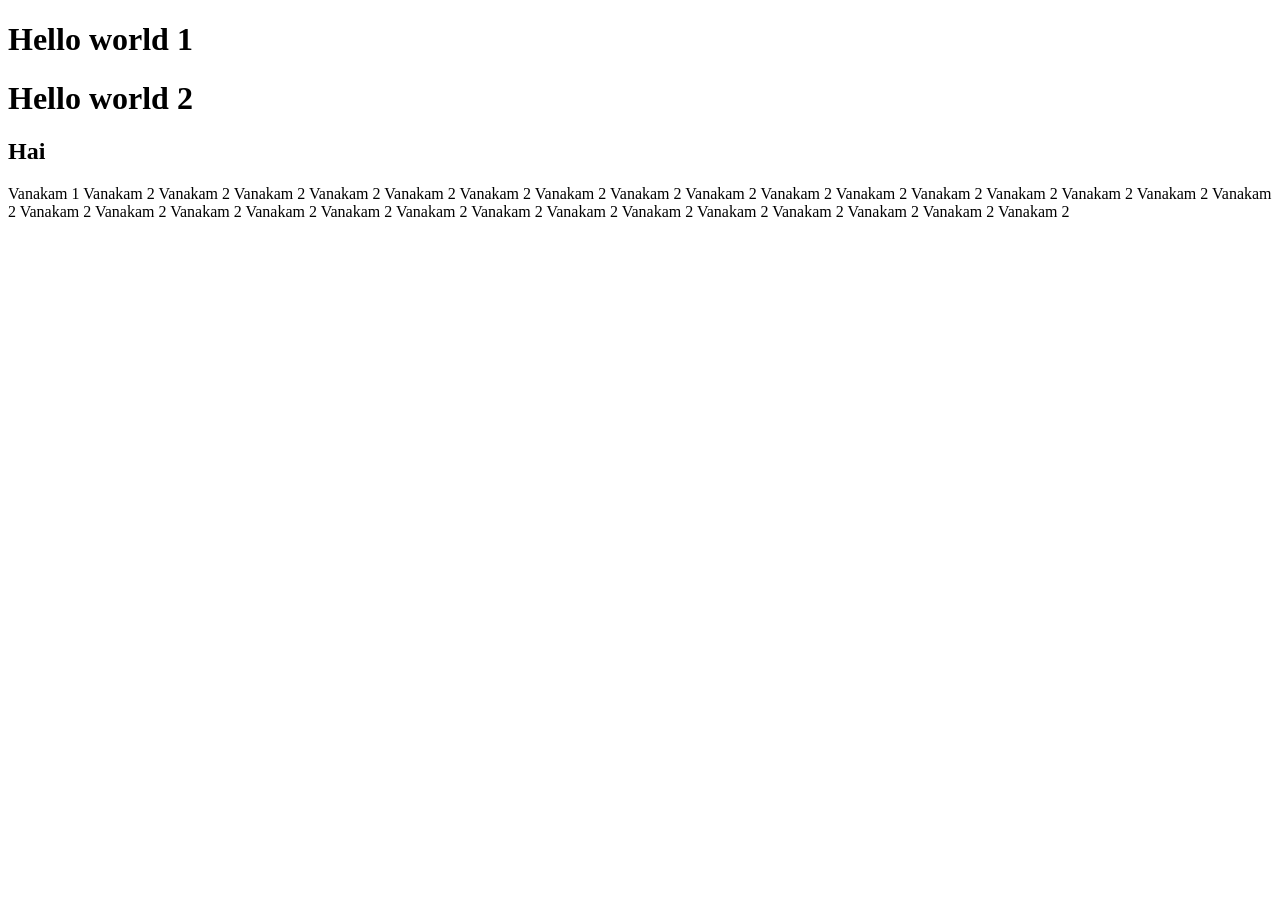
<file: 1-html/index.html>
<!DOCTYPE html>
<html lang="en">
<head>
    <meta charset="UTF-8">
    <meta name="viewport" content="width=device-width, initial-scale=1.0">
    <title>Document</title>
</head>
<body>
    

    <h1 id="heading-1">Hello world 1</h1>

    <h1 id="heading-2">Hello world 2</h1>

    <h2>Hai</h2>




    <span>Vanakam 1</span>
    <span>Vanakam 2</span>
    <span>Vanakam 2</span>
    <span>Vanakam 2</span>
    <span>Vanakam 2</span>
    <span>Vanakam 2</span>
    <span>Vanakam 2</span>
    <span>Vanakam 2</span>
    <span>Vanakam 2</span>
    <span>Vanakam 2</span>
    <span>Vanakam 2</span>
    <span>Vanakam 2</span>
    <span>Vanakam 2</span>
    <span>Vanakam 2</span>
    <span>Vanakam 2</span>
    <span>Vanakam 2</span>
    <span>Vanakam 2</span>
    <span>Vanakam 2</span>
    <span>Vanakam 2</span>
    <span>Vanakam 2</span>
    <span>Vanakam 2</span>
    <span>Vanakam 2</span>
    <span>Vanakam 2</span>
    <span>Vanakam 2</span>
    <span>Vanakam 2</span>
    <span>Vanakam 2</span>
    <span>Vanakam 2</span>
    <span>Vanakam 2</span>
    <span>Vanakam 2</span>
    <span>Vanakam 2</span>
    <span>Vanakam 2</span>
    
</body>
</html>
</file>
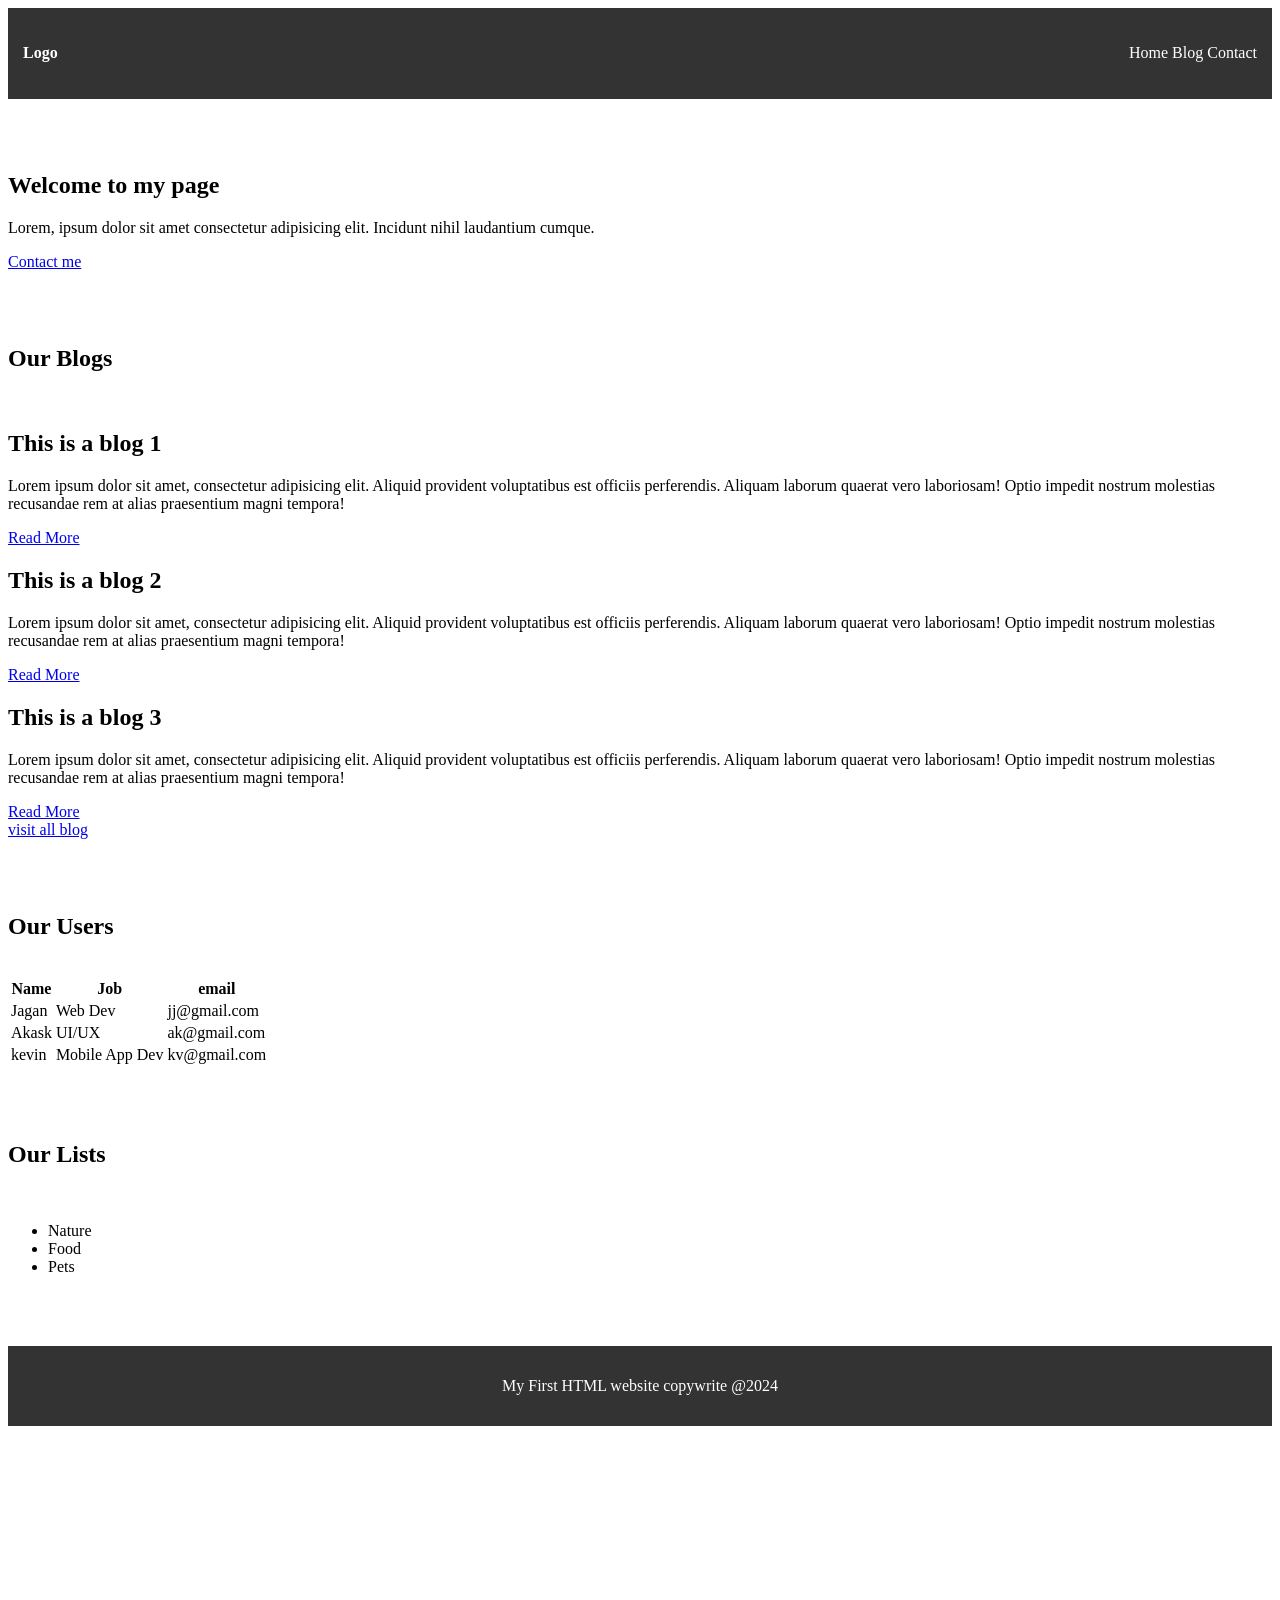
<file: 2-html-project/index.html>
<!DOCTYPE html>
<html lang="en">
<head>
    <meta charset="UTF-8">
    <meta name="viewport" content="width=device-width, initial-scale=1.0">
    <title>My First HTML website</title>

    <style>
        header a{
            text-decoration: none;
            color: #ffffff;
        }
    </style>
</head>
<body>
    
    <header>
        <div style="display: flex; justify-content: space-between; align-items: center; color: white; background-color: #333333; padding: 15px;">
            <h4>Logo</h4>
            <nav>
                <a href="index.html">Home</a>
                <a href="blog.html">Blog</a>
                <a href="contact.html">Contact</a>
            </nav>
        </div>
    </header>

    <br>
    <br>
    <br>
    

    <section id="banner">
        <h1>Welcome to my page</h1>
        <p>Lorem, ipsum dolor sit amet consectetur adipisicing elit. Incidunt nihil laudantium cumque.</p>
        <a href="#">Contact me</a>
    </section>

    <br>
    <br>
    <br>


    <section id="blog">
        <h2>Our Blogs</h2>
        <br>
        <div id="blog-1">
            <h2>This is a blog 1</h2>
            <p>Lorem ipsum dolor sit amet, consectetur adipisicing elit. Aliquid provident voluptatibus est officiis perferendis. Aliquam laborum quaerat vero laboriosam! Optio impedit nostrum molestias recusandae rem at alias praesentium magni tempora!</p>
            <a href="blog-1.html">Read More</a>
        </div>

        <div id="blog-2">
            <h2>This is a blog 2</h2>
            <p>Lorem ipsum dolor sit amet, consectetur adipisicing elit. Aliquid provident voluptatibus est officiis perferendis. Aliquam laborum quaerat vero laboriosam! Optio impedit nostrum molestias recusandae rem at alias praesentium magni tempora!</p>
            <a href="blog-2.html">Read More</a>
        </div>

        <div id="blog-3">
            <h2>This is a blog 3</h2>
            <p>Lorem ipsum dolor sit amet, consectetur adipisicing elit. Aliquid provident voluptatibus est officiis perferendis. Aliquam laborum quaerat vero laboriosam! Optio impedit nostrum molestias recusandae rem at alias praesentium magni tempora!</p>
            <a href="blog-3.html">Read More</a>
            <br>
            <a href="blog.html">visit all blog</a>
        </div>
    </section>

    <br>
    <br>
    <br>


    <section id="my-users">
        <h2>Our Users</h2>
        <br>
        <table>
            <thead>
                <tr>
                    <th>Name</th>
                    <th>Job</th>
                    <th>email</th>
                </tr>
            </thead>
            <tbody>
                <tr>
                    <td>Jagan</td>
                    <td>Web Dev</td>
                    <td>jj@gmail.com</td>
                </tr>
                <tr>
                    <td>Akask</td>
                    <td>UI/UX</td>
                    <td>ak@gmail.com</td>
                </tr>
                <tr>
                    <td>kevin</td>
                    <td>Mobile App Dev</td>
                    <td>kv@gmail.com</td>
                </tr>
            </tbody>
        </table>
    </section>

    <br>
    <br>
    <br>

    <section class="lists">
        <h2>Our Lists</h2>
        <br>

        <ul>
            <li>Nature</li>
            <li>Food</li>
            <li>Pets</li>
        </ul>
    </section>

    <br>
    <br>
    <br>

    <footer style="background-color: #333333; color: #ffffff; padding: 15px; text-align: center;">
        <p>My First HTML website copywrite @2024</p>
    </footer>


    <div style="margin-bottom: 500px;"></div>
</body>
</html>
</file>
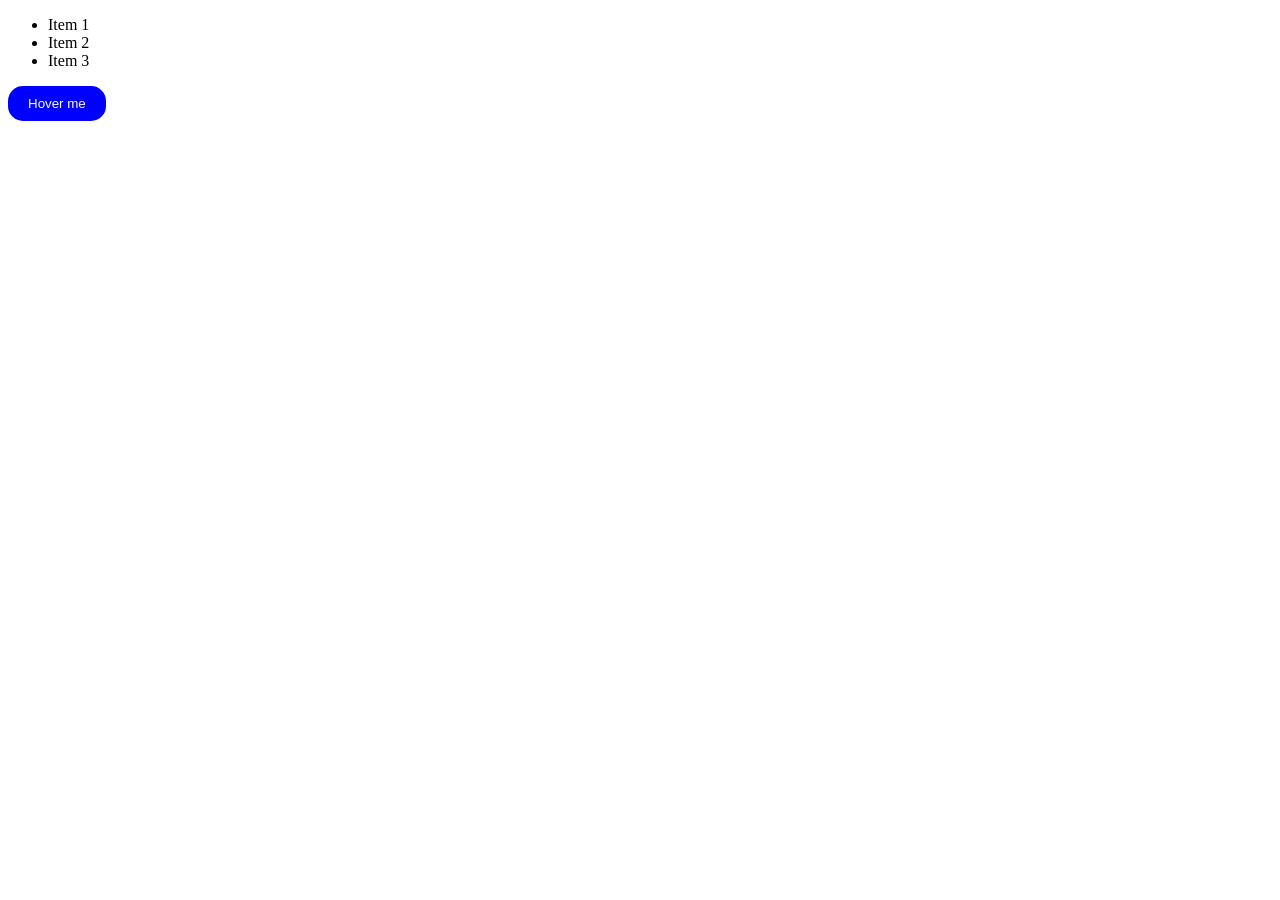
<file: 3-css/index.html>
<!DOCTYPE html>
<html lang="en">
<head>
    <meta charset="UTF-8">
    <meta name="viewport" content="width=device-width, initial-scale=1.0">
    <title>CSS</title>

    <link rel="stylesheet" href="./style.css">

    <!-- <style>
        h1{
            color: green;
        }
    </style> -->
    
   
   

</head>
<body>
    

    <!-- Inline CSS -->

    <!-- <h1 style="color: red;">Hello guys</h1> -->

    <!-- Internal CSS -->

    <!-- <h1>Hai guys</h1> -->

    <!-- External CSS -->
     
    <!-- <h1>Vanakam Guys</h1> -->


    <!-- <h1 id="heading-1" class="heading">Hello world</h1> -->


    <!-- Box Model -->
    <!-- <div class="box">
        <h1>Hello world</h1>
        <p>Lorem ipsum dolor sit amet consectetur adipisicing elit. Enim eius obcaecati a, tenetur dolor et qui at accusantium, nemo recusandae officiis expedita molestias sequi, reprehenderit facere itaque sapiente ipsa vel magni consequatur. Et pariatur atque optio recusandae magni modi accusamus inventore voluptatum aliquid tempora non, maxime architecto error odio iure?</p>
    </div> -->

    <!-- Box Sizing -->
    <!-- <div class="box-1">
        <h1>1</h1>
    </div>
    <div class="box-2">
        <h1>2</h1>
    </div> -->

<!-- 
    <div class="position-parent">
      <div class="position-child"></div>
    </div> -->

    
    <ul>
        <li>Item 1</li>
        <li>Item 2</li>
        <li>Item 3</li>
    </ul>

    <button>Hover me</button>

    <div style="margin-bottom: 500px;"></div>

</body>
</html>
</file>
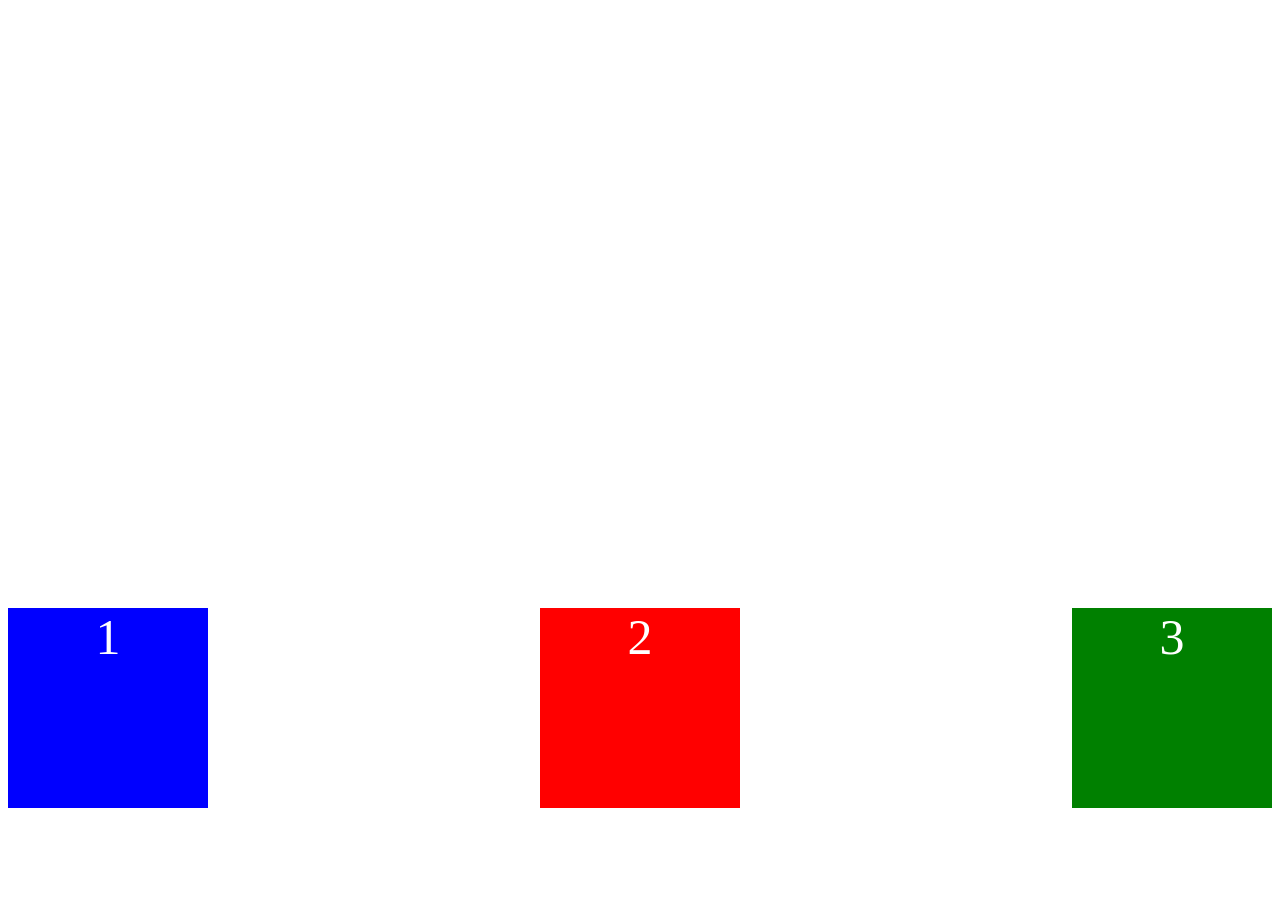
<file: 4-flex/index.html>
<!DOCTYPE html>
<html lang="en">
<head>
    <meta charset="UTF-8">
    <meta name="viewport" content="width=device-width, initial-scale=1.0">
    <title>Document</title>
    <link rel="stylesheet" href="./style.css">
</head>
<body>


    <div class="parent">
        <div>
            1
        </div>
        <div>
            2
        </div>
        <div>
            3
        </div>
    </div>

    
    
</body>
</html>
</file>
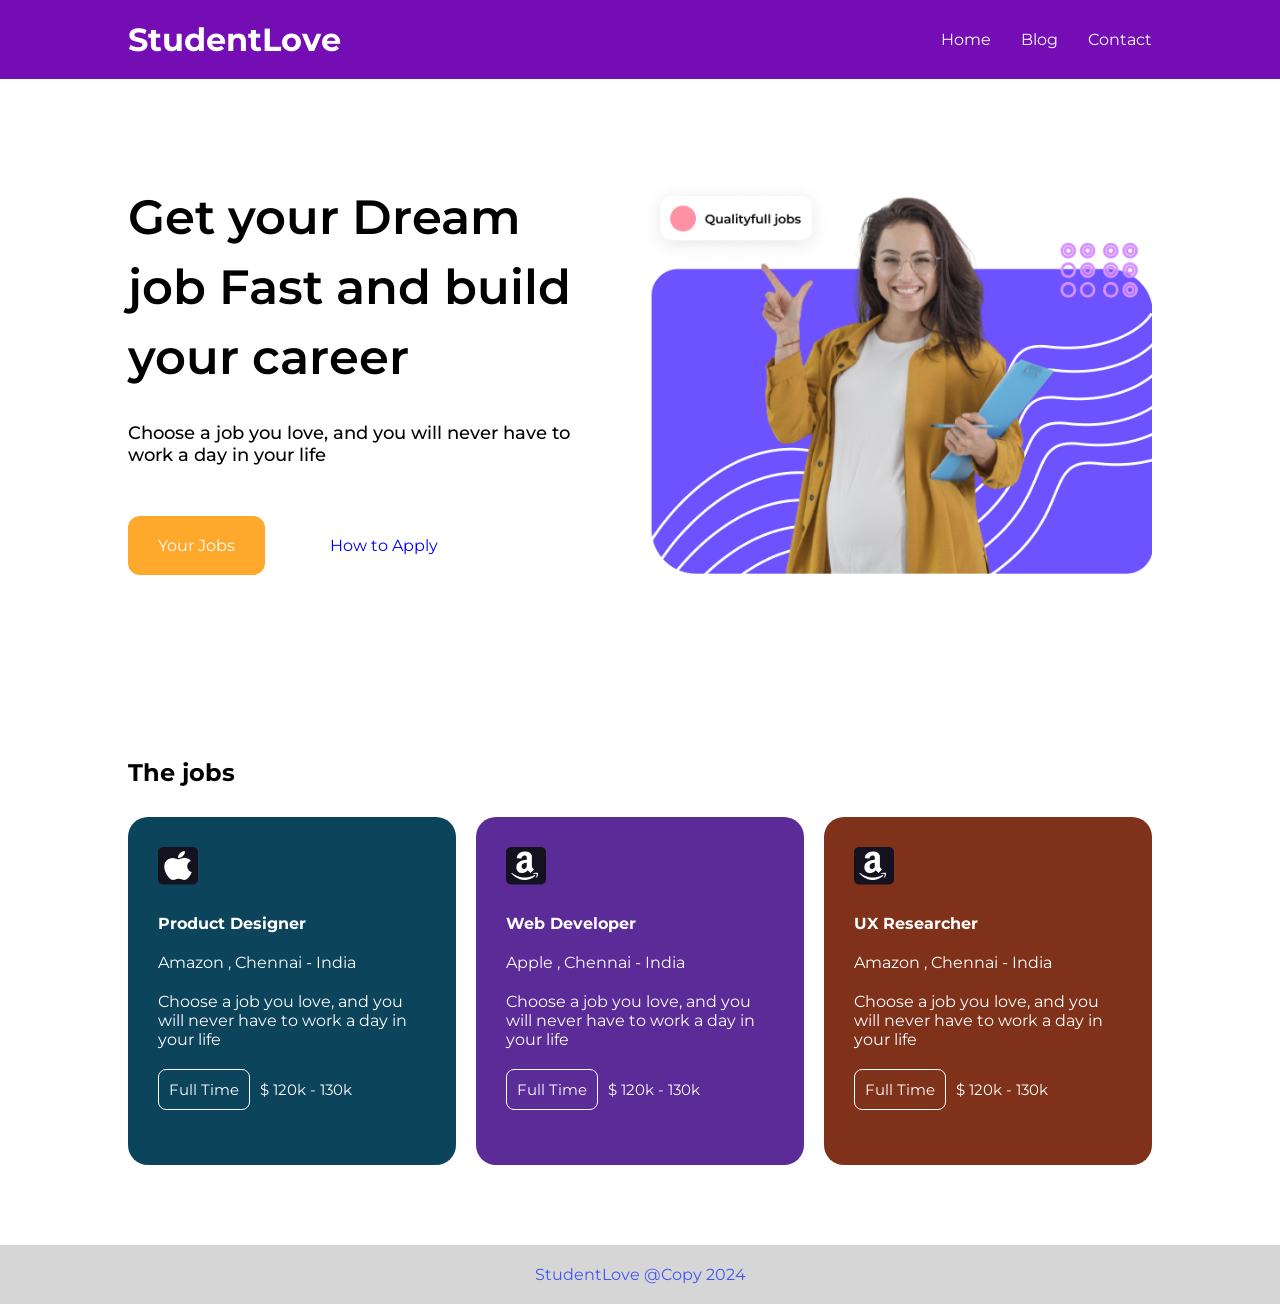
<file: 5-studentlove/index.html>
<!DOCTYPE html>
<html lang="en">
<head>
    <meta charset="UTF-8">
    <meta name="viewport" content="width=device-width, initial-scale=1.0">
    <title>StudentLove</title>
    <link rel="preconnect" href="https://fonts.googleapis.com">
    <link rel="preconnect" href="https://fonts.gstatic.com" crossorigin>
    <link href="https://fonts.googleapis.com/css2?family=Montserrat:ital,wght@0,100..900;1,100..900&display=swap" rel="stylesheet">
    <link rel="stylesheet" href="./style.css">
    
</head>
<body>
   
    <header>
        <div class="container">
            <div class="header-wrapper">
                <h4>StudentLove</h4>
                <nav>
                    <a href="#">Home</a>
                    <a href="#">Blog</a>
                    <a href="#">Contact</a>
                </nav>
            </div>
        </div>
    </header> 

    <section class="banner">
        <div class="container">
           <div class="banner-wrapper">

            <div>
                <h1>
                    <span>Get your Dream </span>
                    <span>job Fast and build</span>
                    <span>your career</span>
                </h1>
                
                <p>Choose a job you love, and you will never have to <br>
                    work a day in your life
                </p>    

                <div>
                    <a href="#">Your Jobs</a>
                    <a href="#">How to Apply</a>
                </div>
            </div>

            <div>
                <img width="100%" src="./girl.png" alt="">
            </div>

           </div>
        </div>
    </section>

    <section class="jobs">
        <div class="container">

            <h2>The jobs</h2>

            <div class="jobs-wrappers">
                <div>
                    <img src="./1.png" alt="">
                    <h4>Product Designer</h4>
                    <span>Amazon , Chennai - India</span>
                    <p>
                        Choose a job you love, and you will never
                        have to work a day in your life
                    </p>
                    <div>
                        <a href="#">Full Time</a>
                        <span>$ 120k - 130k</span>
                    </div>
                </div>
                <div>
                    <img src="./2.png" alt="">
                    <h4>Web Developer</h4>
                    <span>Apple , Chennai - India</span>
                    <p>
                        Choose a job you love, and you will never
                        have to work a day in your life
                    </p>
                    <div>
                        <a href="#">Full Time</a>
                        <span>$ 120k - 130k</span>
                    </div>
                </div>
                <div>
                    <img src="./3.png" alt="">
                    <h4>UX Researcher</h4>
                    <span>Amazon , Chennai - India</span>
                    <p>
                        Choose a job you love, and you will never
                        have to work a day in your life
                    </p>
                    <div>
                        <a href="#">Full Time</a>
                        <span>$ 120k - 130k</span>
                    </div>
                </div>
            </div>
        </div>
    </section>

    <footer>
        <p>StudentLove @Copy 2024</p>
    </footer>


    <!-- <div style="margin-bottom: 500px;"></div> -->
   
</body>
</html>
</file>
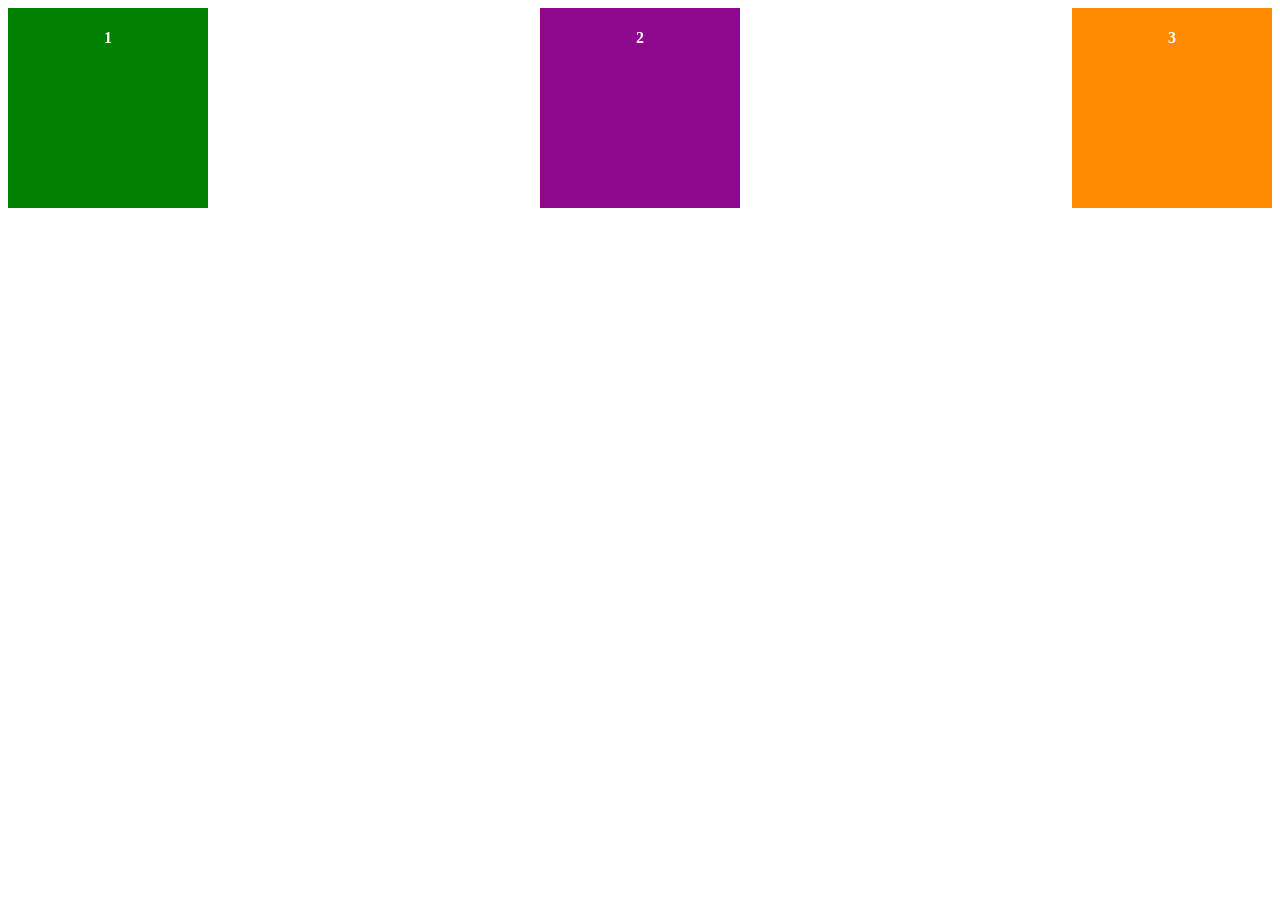
<file: 6-responsive/index.html>
<!DOCTYPE html>
<html lang="en">
<head>
    <meta charset="UTF-8">
    <meta name="viewport" content="width=device-width, initial-scale=1.0">
    <title>Responsive</title>
    <link rel="stylesheet" href="./style.css">
</head>
<body>
    

    <div class="parent">
        <div>
            <h4>1</h4>
        </div>
        <div>
            <h4>2</h4>
        </div>
        <div>
            <h4>3</h4>
        </div>
    </div>


</body>
</html>
</file>
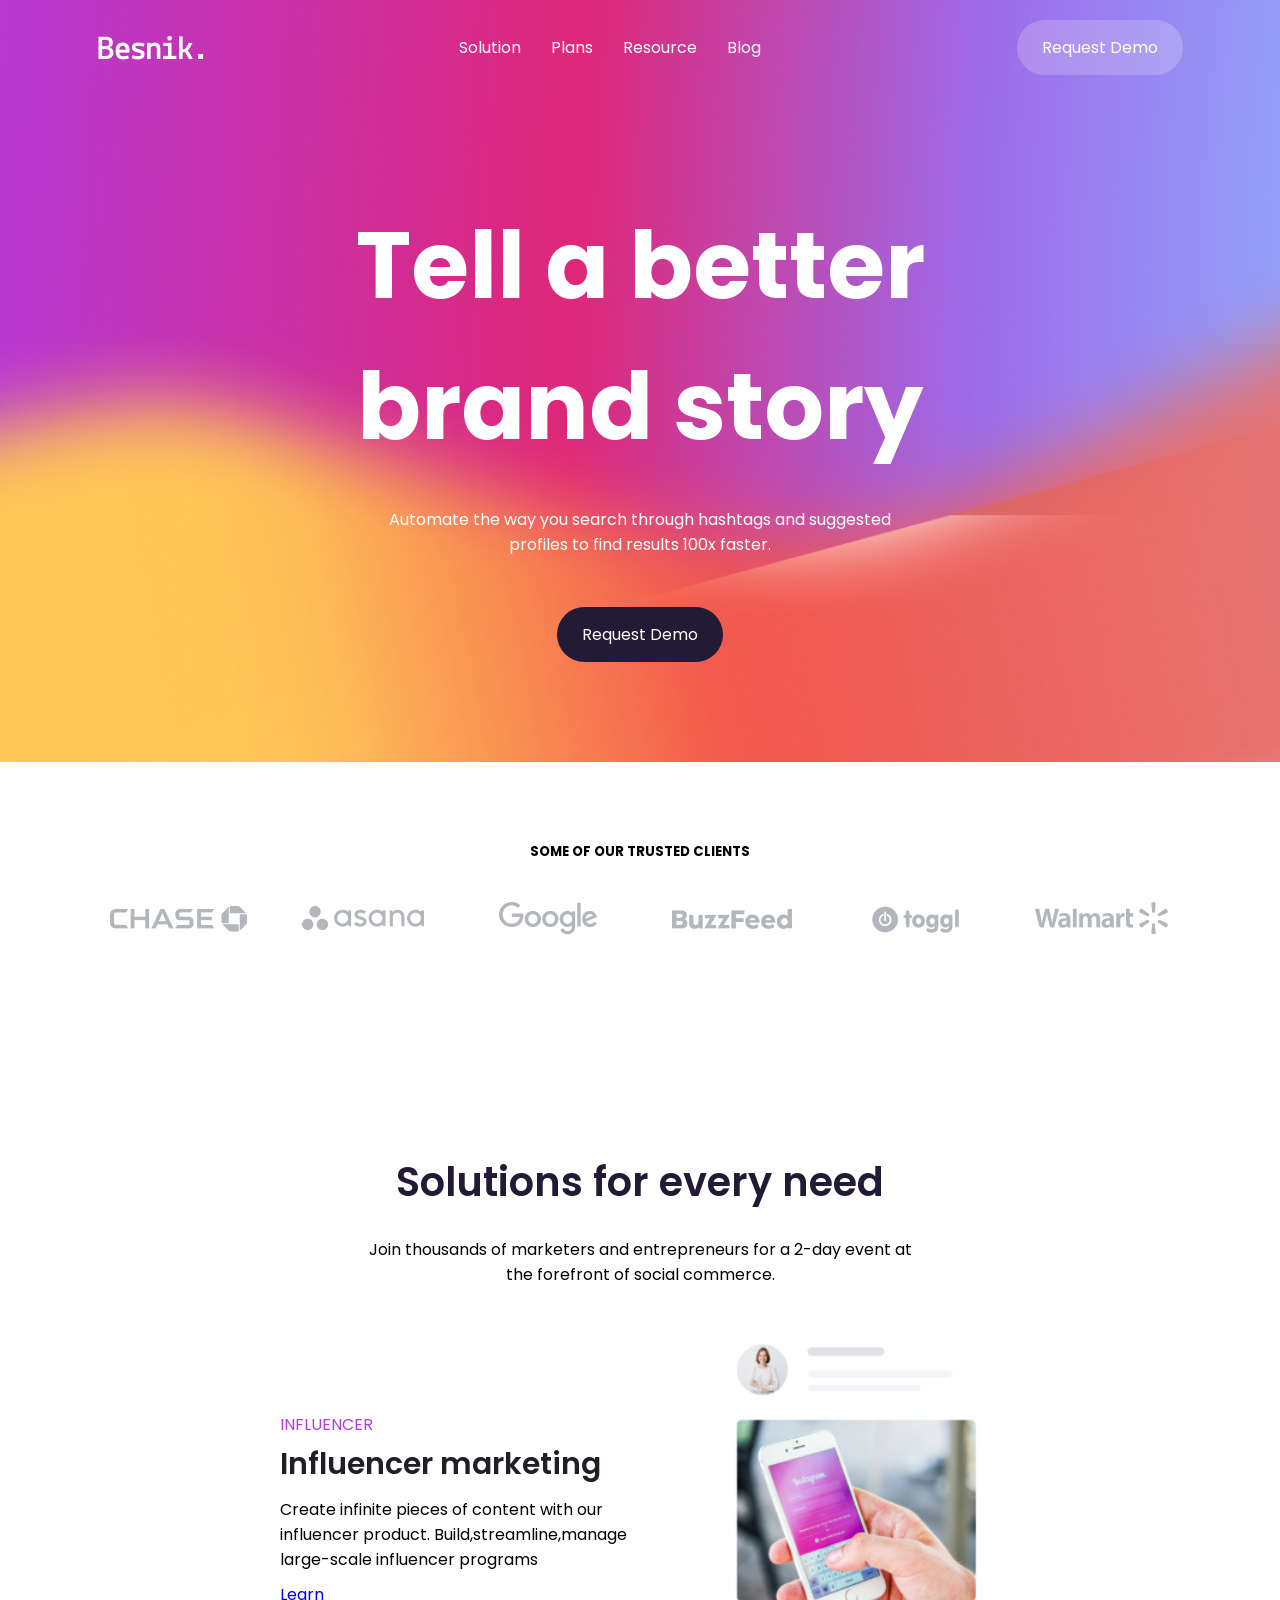
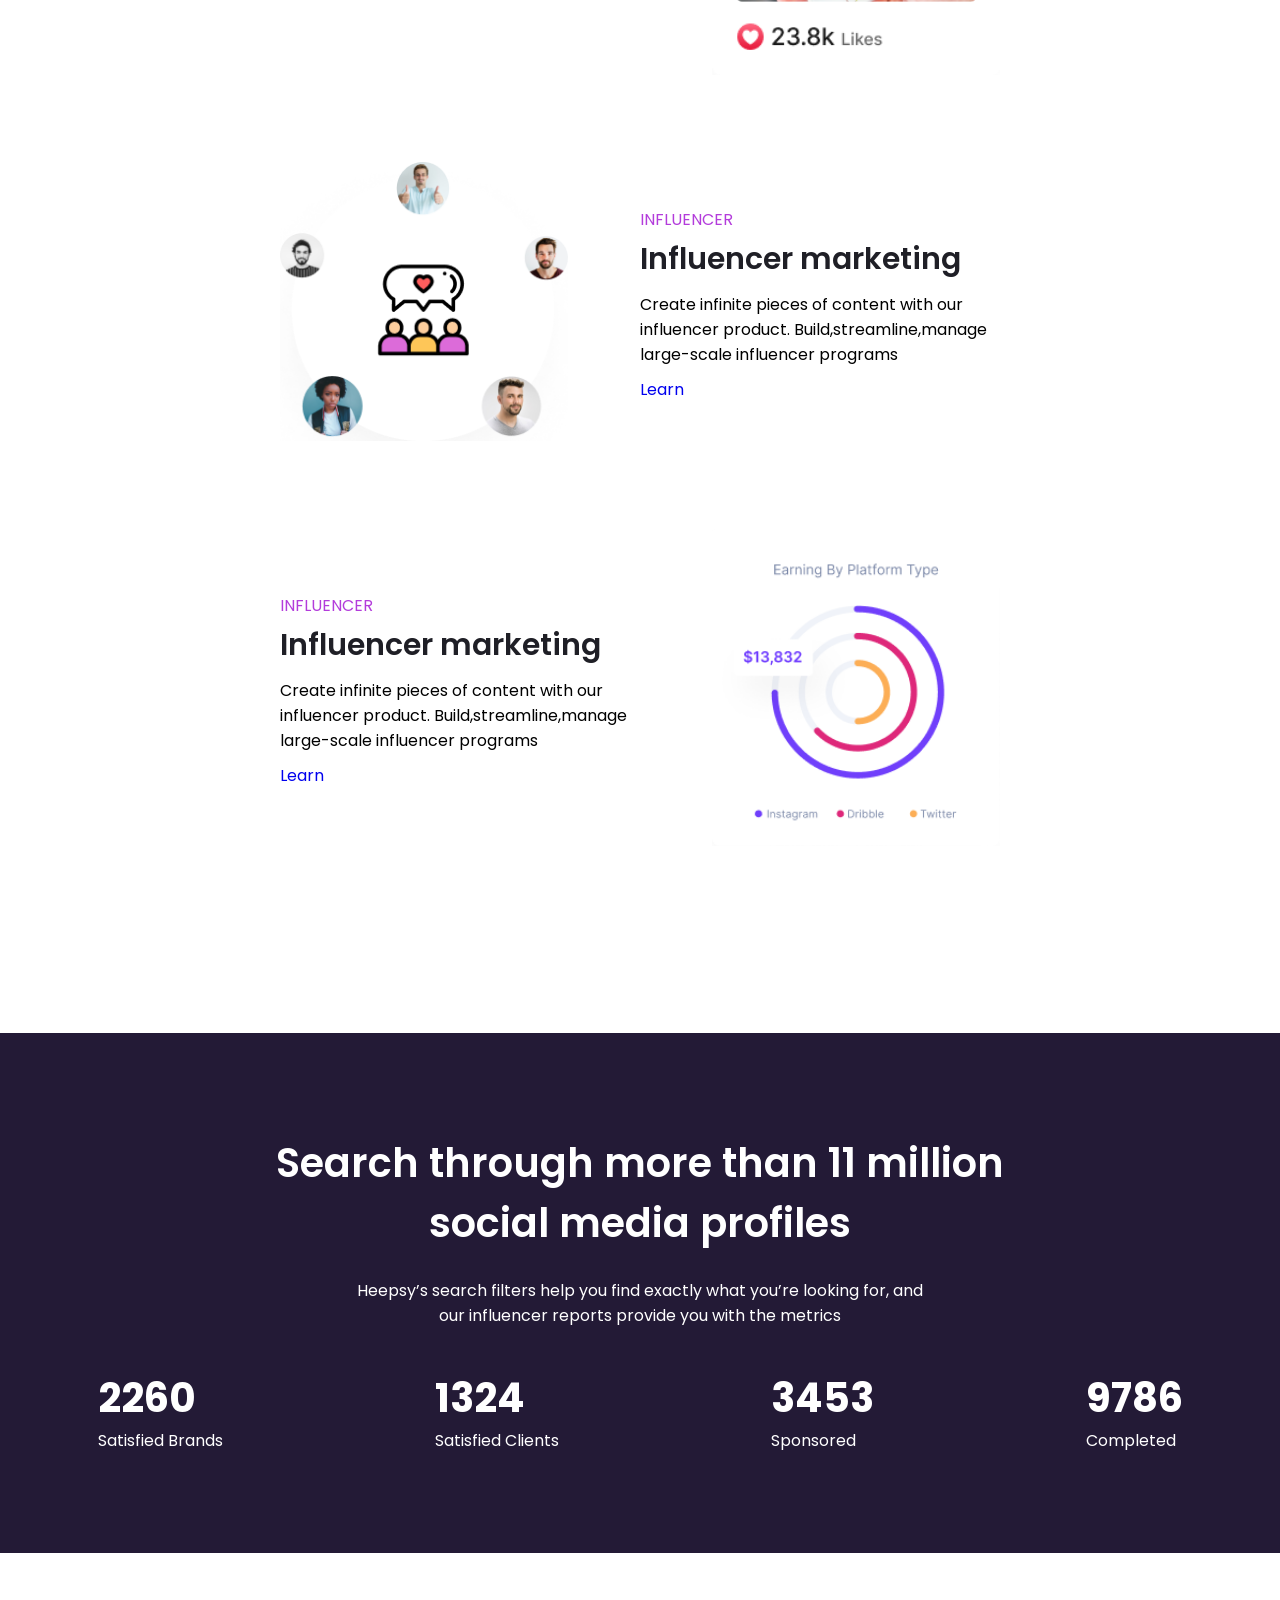
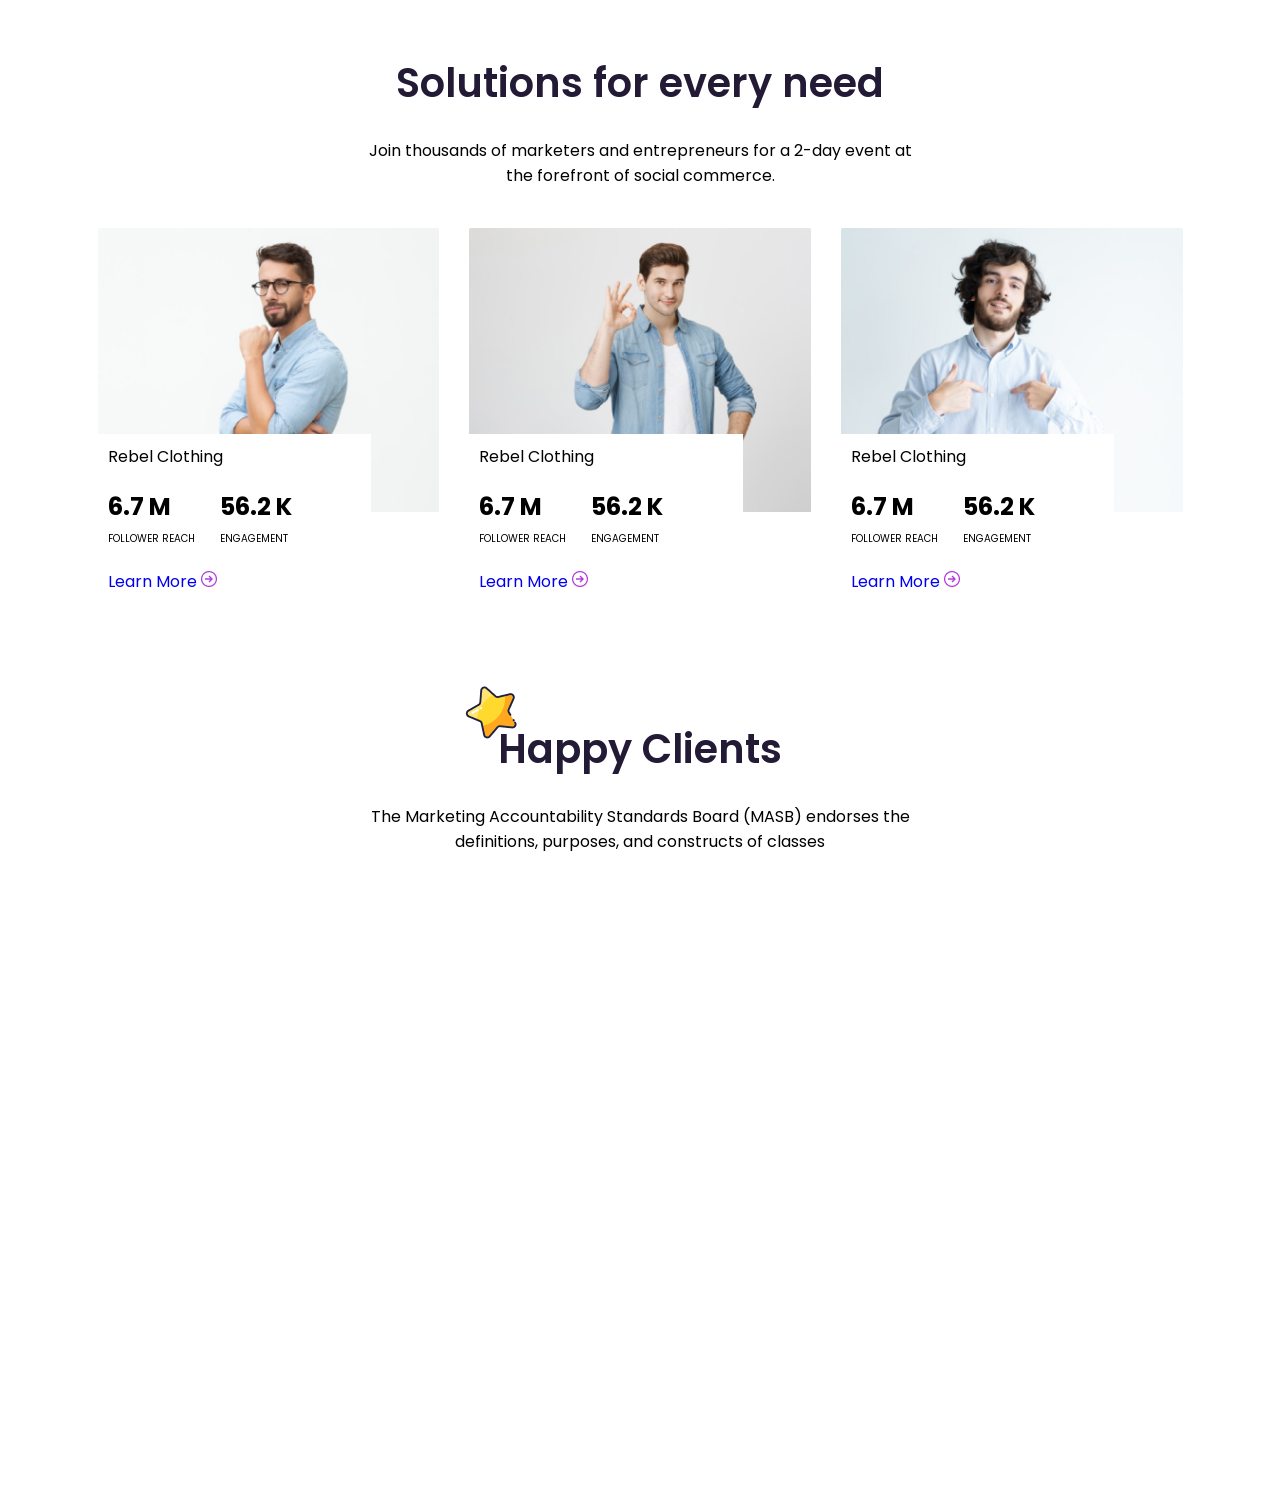
<file: 7-besnik/index.html>
<!DOCTYPE html>
<html lang="en">

<head>
    <meta charset="UTF-8">
    <meta name="viewport" content="width=device-width, initial-scale=1.0">
    <title>Document</title>
    <link rel="stylesheet" href="./style.css">
</head>

<body>
    <main>
        <header>
            <div class="container">
                <div class="header-wrapper">
                    <img src="./img/logo.png" alt="">
                    <nav>
                        <a href="#">Solution</a>
                        <a href="#">Plans</a>
                        <a href="#">Resource</a>
                        <a href="#">Blog</a>
                    </nav>
                    <a href="#" class="btn secondary-btn">Request Demo</a>
                </div>
            </div>
        </header>

        <section class="banner">
            <div class="container">
                <div class="banner-wrapper">
                    <h1>
                        <span class="line-break">Tell a better </span>
                        <span class="line-break">brand story</span>
                    </h1>
                    <p>
                        <span class="line-break">Automate the way you search through hashtags and suggested</span>
                        <span class="line-break">profiles to find results 100x faster.</span>
                    </p>
                    <a href="#" class="btn primary-btn">Request Demo</a>
                </div>
            </div>
        </section>
    </main>

    <section class="clients">
        <div class="container">

            <div class="sec-heading">
                <h5>SOME OF OUR TRUSTED CLIENTS</h5>
            </div>


            <div class="clients-wrapper">
                <div>
                    <img src="./img/clients/1.png" alt="">
                </div>
                <div>
                    <img src="./img/clients/2.png" alt="">
                </div>
                <div>
                    <img src="./img/clients/3.png" alt="">
                </div>
                <div>
                    <img src="./img/clients/4.png" alt="">
                </div>
                <div>
                    <img src="./img/clients/5.png" alt="">
                </div>
                <div>
                    <img src="./img/clients/6.png" alt="">
                </div>
            </div>
        </div>
    </section>

    <section class="solutions">
        <div class="container">

            <div class="sec-heading">
                <h2>Solutions for every need</h2>
                <p><span class="line-break">
                        Join thousands of marketers and entrepreneurs for a 2-day event at
                    </span> <span class="line-break">the forefront of social commerce.</span></p>
            </div>


            <div class="solutions-wrapper">

                <!-- Child-1 -->
                <div>
                    <div>
                        <span>Influencer</span>
                        <h4>Influencer marketing</h4>
                        <p>Create infinite pieces of content with our influencer product. Build,streamline,manage
                            large-scale influencer programs</p>
                        <a href="#">Learn</a>
                    </div>
                    <div>
                        <img src="./img/solutions/phone.png" alt="">
                    </div>
                </div>

                <!-- Child-2 -->
                <div>
                    <div>
                        <span>Influencer</span>
                        <h4>Influencer marketing</h4>
                        <p>Create infinite pieces of content with our influencer product. Build,streamline,manage
                            large-scale influencer programs</p>
                        <a href="#">Learn</a>
                    </div>
                    <div>
                        <img src="./img/solutions/team.png" alt="">
                    </div>
                </div>

                <!-- Child-3 -->

                <div>
                    <div>
                        <span>Influencer</span>
                        <h4>Influencer marketing</h4>
                        <p>Create infinite pieces of content with our influencer product. Build,streamline,manage
                            large-scale influencer programs</p>
                        <a href="#">Learn</a>
                    </div>
                    <div>
                        <img src="./img/solutions/graph.png" alt="">
                    </div>
                </div>
            </div>
        </div>
    </section>

    <section class="search">
        <div class="container">
            <div class="sec-heading">
                <h2>
                    <span class="line-break">Search through more than 11 million </span>
                    <span class="line-break">social media profiles</span>
                </h2>
                <p>
                    <span class="line-break"> Heepsy’s search filters help you find exactly what you’re looking for,
                        and</span>
                    <span class="line-break"> our influencer reports
                        provide you with the metrics</span>
                </p>
            </div>

            <div class="search-wrapper">
                <div>
                    <h4>2260</h4>
                    <span>Satisfied Brands</span>
                </div>
                <div>
                    <h4>1324</h4>
                    <span>Satisfied Clients</span>
                </div>
                <div>
                    <h4>3453</h4>
                    <span>Sponsored</span>
                </div>
                <div>
                    <h4>9786</h4>
                    <span>Completed</span>
                </div>
            </div>
        </div>
    </section>

    <section class="need">
        <div class="container">
            <div class="sec-heading">
                <h2>
                    <span class="line-break">Solutions for every need</span>
                </h2>
                <p>
                    <span class="line-break"> Join thousands of marketers and entrepreneurs for a 2-day event at </span>
                    <span class="line-break">the forefront of social commerce.</span>
                </p>
            </div>

            <div class="need-wrapper">
                <div>
                    <img width="100%" src="./img/need/img-1.png" alt="">
                    <div>
                        <span>Rebel Clothing</span>
                        <div>
                            <div>
                                <h4>6.7 M</h4>
                                <span>FOLLOWER REACH</span>
                            </div>
                            <div>
                                <h4>56.2 K</h4>
                                <span>ENGAGEMENT</span>
                            </div>
                        </div>
                        <a href="#">
                            <span>Learn More</span>
                            <img src="./img/need/arrow.png" alt="">
                        </a>
                    </div>
                </div>

                <div>
                    <img width="100%" src="./img/need/img-2.png" alt="">
                    <div>
                        <span>Rebel Clothing</span>
                        <div>
                            <div>
                                <h4>6.7 M</h4>
                                <span>FOLLOWER REACH</span>
                            </div>
                            <div>
                                <h4>56.2 K</h4>
                                <span>ENGAGEMENT</span>
                            </div>
                        </div>
                        <a href="#">
                            <span>Learn More</span>
                            <img src="./img/need/arrow.png" alt="">
                        </a>
                    </div>
                </div>

                <div>
                    <img width="100%" src="./img/need/img-3.png" alt="">
                    <div>
                        <span>Rebel Clothing</span>
                        <div>
                            <div>
                                <h4>6.7 M</h4>
                                <span>FOLLOWER REACH</span>
                            </div>
                            <div>
                                <h4>56.2 K</h4>
                                <span>ENGAGEMENT</span>
                            </div>
                        </div>
                        <a href="#">
                            <span>Learn More</span>
                            <img src="./img/need/arrow.png" alt="">
                        </a>
                    </div>
                </div>
            </div>
        </div>
    </section>

    <section class="happy">
        <div class="container">
            <div class="sec-heading">
                <h2>
                    <img src="./img/happy/star.png" alt="">
                    Happy Clients

                </h2>
                <p>
                    <span class="line-break">The Marketing Accountability Standards Board (MASB) endorses the</span>
                    <span class="line-break"> definitions, purposes, and constructs of classes</span>
                </p>

            </div>
        </div>
    </section>


    <div style="margin-bottom: 500px;"></div>

    <!-- <div class="col-sm-3 col-md-4 col-lg-5"></div> -->
</body>

</html>
</file>
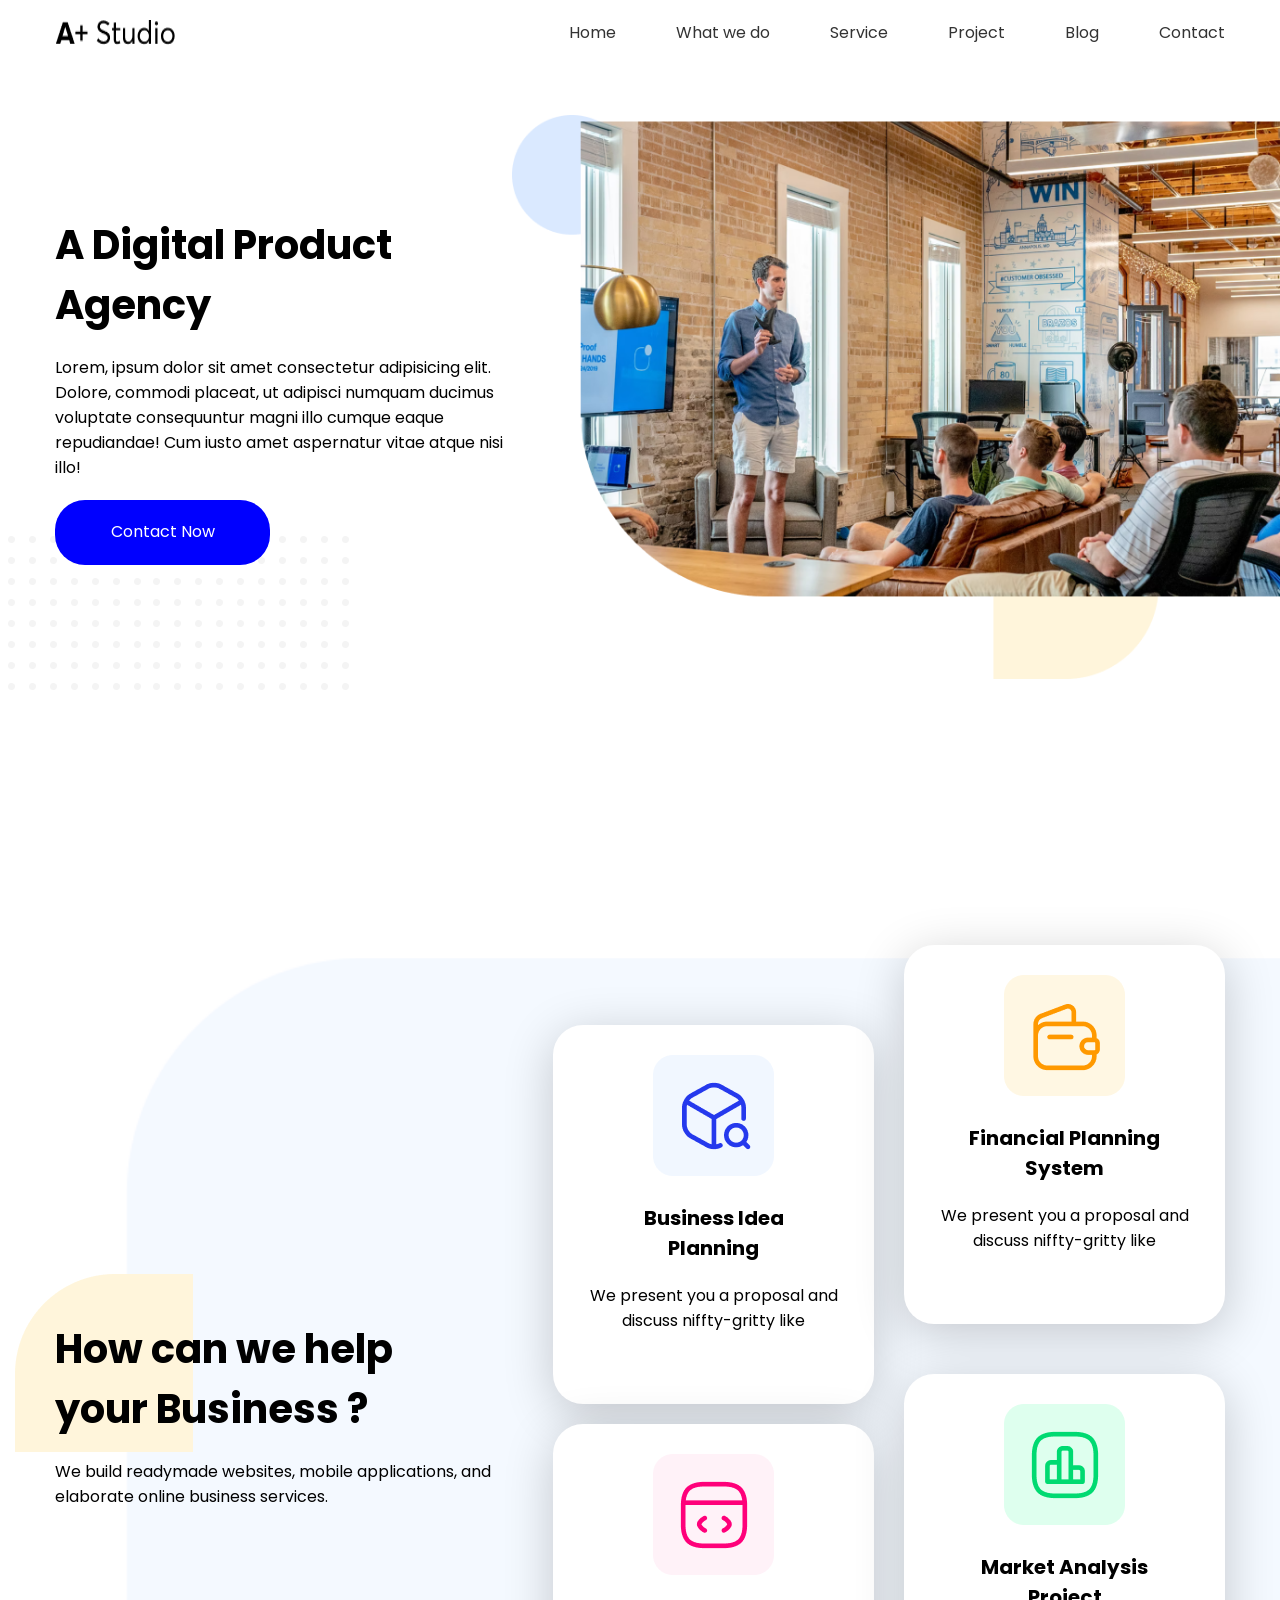
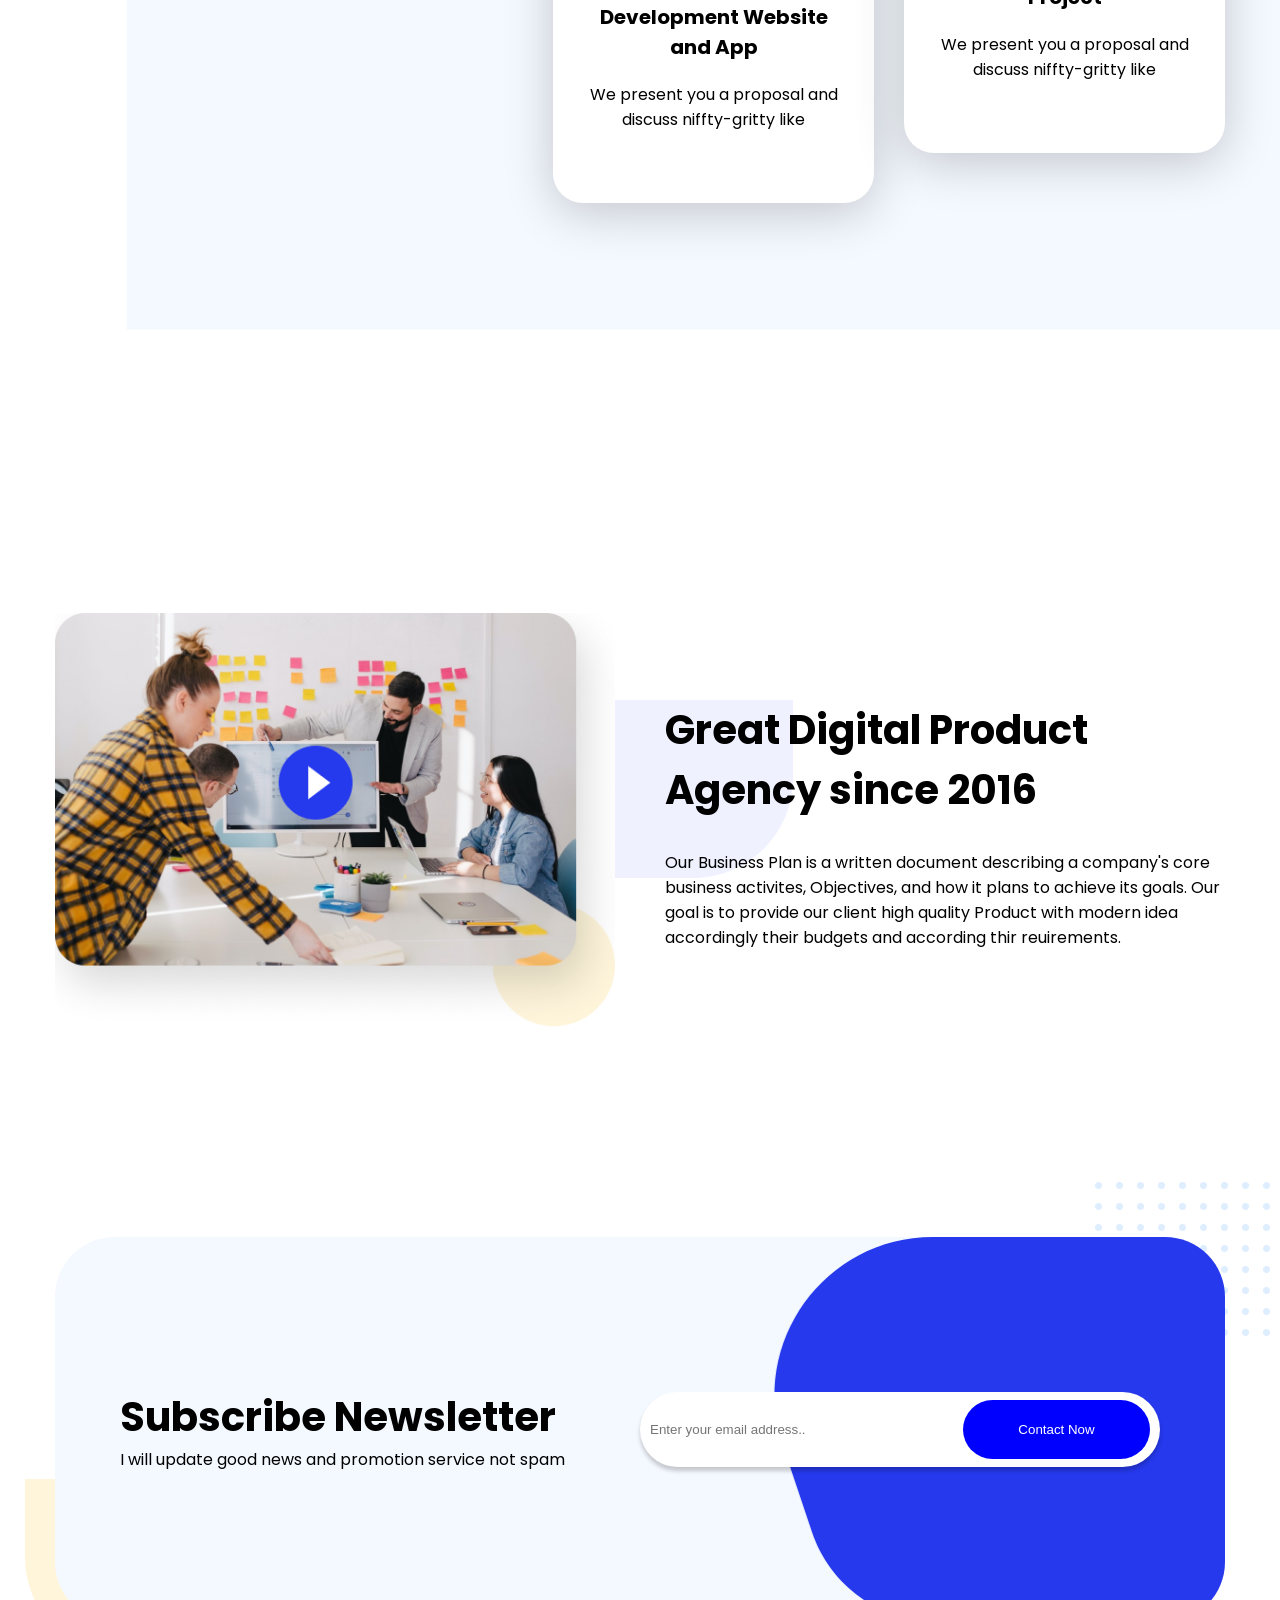
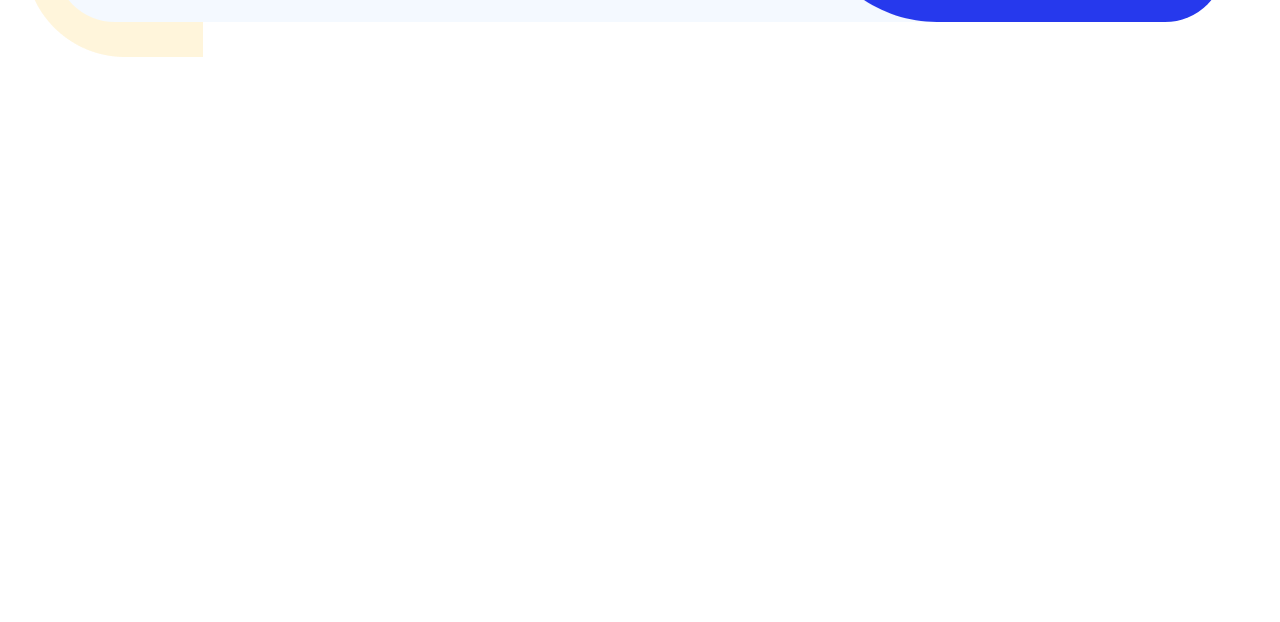
<file: 8-studio/index.html>
<!DOCTYPE html>
<html lang="en">

<head>
    <meta charset="UTF-8">
    <meta name="viewport" content="width=device-width, initial-scale=1.0">
    <title>Document</title>
    <link rel="stylesheet" href="./style.css">
</head>

<body>

    <header>
        <div class="container">
            <div class="header-wrapper">

                <img src="./img/logo.png" alt="">
                <nav>
                    <a href="#">Home</a>
                    <a href="#">What we do</a>
                    <a href="#">Service</a>
                    <a href="#">Project</a>
                    <a href="#">Blog</a>
                    <a href="#">Contact</a>
                </nav>
            </div>
        </div>
    </header>

    <section class="digital">
        <div class="container">
            <div class="digital-wrapper">
                <div>
                    <h1>A Digital Product Agency</h1>
                    <p>Lorem, ipsum dolor sit amet consectetur adipisicing elit. Dolore, commodi placeat, ut adipisci
                        numquam ducimus voluptate consequuntur magni illo cumque eaque repudiandae! Cum iusto amet
                        aspernatur vitae atque nisi illo!</p>
                    <div class="test">
                        <a href="#" class="btn">Contact Now</a>
                        <img src="./img/digital/dot.png">
                    </div>
                </div>
                <div>
                    <img width="100%" src="./img/digital/office.png" alt="">
                </div>
            </div>
        </div>
    </section>

    <!-- <section class="client">
        <div class="container">
            <div class="client-wrapper">
                <div>
                    <h2 class="mb-1">Our Client</h2>
                    <p> <span class="line-break">Several selected clients, who already </span>
                        <span class="line-break">believe in our service.</span>
                    </p>
                </div>
                <div>
                    <div>
                        <img src="./img/client/google.png" alt="">
                    </div>
                    <div>
                        <img src="./img/client/airbnb.png" alt="">
                    </div>
                    <div>
                        <img src="./img/client/uber.png" alt="">
                    </div>
                    <div>
                        <img src="./img/client/amazon.png" alt="">
                    </div>
                </div>
            </div>
        </div>
    </section> -->


    <section class="business">
        <!-- <img src="./img/business/bg.png" alt=""> -->
        <div class="container">
            <div class="business-wrapper">
                <div>
                    <h2 class="mb-2"> <span class="line-break">How can we help</span>
                        <span class="line-break">your Business ?</span>
                        <img src="./img/business/curve.png" alt="">
                    </h2>
                    <p>We build readymade websites, mobile applications, and elaborate online business services.</p>
                </div>
                <div>
                    <div>
                        <div>
                            <img class="mb-2" src="./img/business/icon.png" alt="">
                            <h5 class="mb-2"><span class="line-break">Business Idea</span> <span
                                    class="line-break">Planning</span></h5>
                            <p>We present you a proposal and discuss niffty-gritty like</p>
                        </div>
                        <div class="business-1">
                            <img class="mb-2" src="./img/business/icon-1.png" alt="">
                            <h5 class="mb-2"> <span class="line-break">Financial Planning</span> <span
                                    class="line-break">System</span></h5>
                            <p>We present you a proposal and discuss niffty-gritty like</p>
                        </div>
                    </div>
                    <div>
                        <div>
                            <img class="mb-2" src="./img/business/icon-2.png" alt="">
                            <h5 class="mb-2"><span class="line-break">Development Website</span> <span
                                    class="line-break">and App</span></h5>
                            <p>We present you a proposal and discuss niffty-gritty like</p>
                        </div>
                        <div class="business-2">
                            <img class="mb-2" src="./img/business/icon-3.png" alt="">
                            <h5 class="mb-2"><span class="line-break">Market Analysis</span> <span
                                    class="line-break">Project</span></h5>
                            <p>We present you a proposal and discuss niffty-gritty like</p>
                        </div>
                    </div>
                </div>
            </div>
        </div>
    </section>

    <section class="agency">
        <div class="container">
            <div class="agency-wrapper">
                <div>
                    <img width="100%" src="./img/agency/office.png" alt="">
                </div>
                <div>
                    <h2>Great Digital Product Agency since 2016
                        <img src="./img/agency/curve.png" alt="">
                    </h2>
                    <p>Our Business Plan is a written document describing a company's core business activites,
                        Objectives, and how it plans to achieve its goals. Our goal is to provide our client high
                        quality Product with modern idea accordingly their budgets and according thir reuirements.</p>
                </div>
            </div>
        </div>
    </section>


    <section class="subscribe">
       <div class="container">
        <img src="./img/subscribe/dot.png" alt="">
        <img src="./img/subscribe/curve.png" alt="">
          <div class="subscribe-wrapper">
            <div>
                <h2>Subscribe Newsletter</h2>
                <p>I will update good news and promotion service not spam</p>
            </div>
            <div>
                <form>
                    <input type="text" placeholder="Enter your email address..">
                    <button class="subscribe-btn">Contact Now</button>
                </form>
            </div>
          </div>
       </div>
    </section>

    <div style="margin-bottom: 500px;"></div>

</body>

</html>
</file>
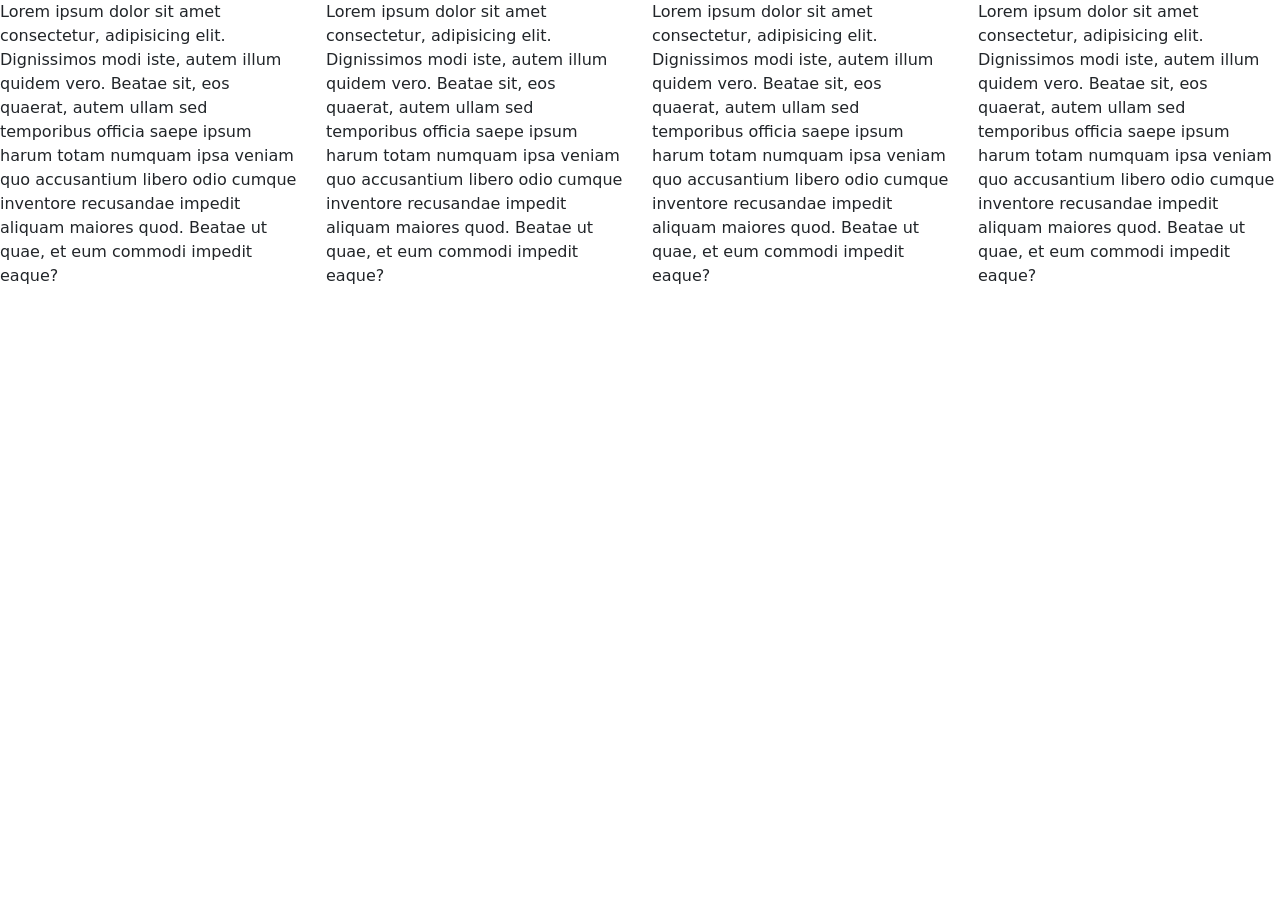
<file: 9-bootstrap/index.html>
<!DOCTYPE html>
<html lang="en">
<head>
    <meta charset="UTF-8">
    <meta name="viewport" content="width=device-width, initial-scale=1.0">
    <title>Bootstrap</title>
    <link href="https://cdn.jsdelivr.net/npm/bootstrap@5.3.3/dist/css/bootstrap.min.css" rel="stylesheet" integrity="sha384-QWTKZyjpPEjISv5WaRU9OFeRpok6YctnYmDr5pNlyT2bRjXh0JMhjY6hW+ALEwIH" crossorigin="anonymous">
</head>
<body>
    
    <!-- GIRD SYSTEM -->

    <div class="row">
        <div class="col-sm-3 col-md-6 col-lg-4 col-xl-3 col-xxl-6">
            <p>Lorem ipsum dolor sit amet consectetur, adipisicing elit. Dignissimos modi iste,
                autem illum quidem vero. Beatae sit, eos quaerat, autem ullam sed temporibus officia 
                saepe ipsum harum totam numquam ipsa veniam quo accusantium libero odio cumque inventore 
                recusandae impedit aliquam maiores quod. Beatae ut quae, et eum commodi impedit eaque?
            </p>
        </div>
        <div class="col-sm-3 col-md-6 col-lg-4 col-xl-3 col-xxl-6">
            <p>Lorem ipsum dolor sit amet consectetur, adipisicing elit. Dignissimos modi iste,
                autem illum quidem vero. Beatae sit, eos quaerat, autem ullam sed temporibus officia 
                saepe ipsum harum totam numquam ipsa veniam quo accusantium libero odio cumque inventore 
                recusandae impedit aliquam maiores quod. Beatae ut quae, et eum commodi impedit eaque?
            </p>
        </div>
        <div class="col-sm-3 col-md-6 col-lg-4 col-xl-3 col-xxl-6">
            <p>Lorem ipsum dolor sit amet consectetur, adipisicing elit. Dignissimos modi iste,
                autem illum quidem vero. Beatae sit, eos quaerat, autem ullam sed temporibus officia 
                saepe ipsum harum totam numquam ipsa veniam quo accusantium libero odio cumque inventore 
                recusandae impedit aliquam maiores quod. Beatae ut quae, et eum commodi impedit eaque?
            </p>
        </div>
        <div class="col-sm-3 col-md-6 col-lg-12 col-xl-3 col-xxl-6">
            <p>Lorem ipsum dolor sit amet consectetur, adipisicing elit. Dignissimos modi iste,
                autem illum quidem vero. Beatae sit, eos quaerat, autem ullam sed temporibus officia 
                saepe ipsum harum totam numquam ipsa veniam quo accusantium libero odio cumque inventore 
                recusandae impedit aliquam maiores quod. Beatae ut quae, et eum commodi impedit eaque?
            </p>
        </div>
    </div>


</body>
</html>
</file>
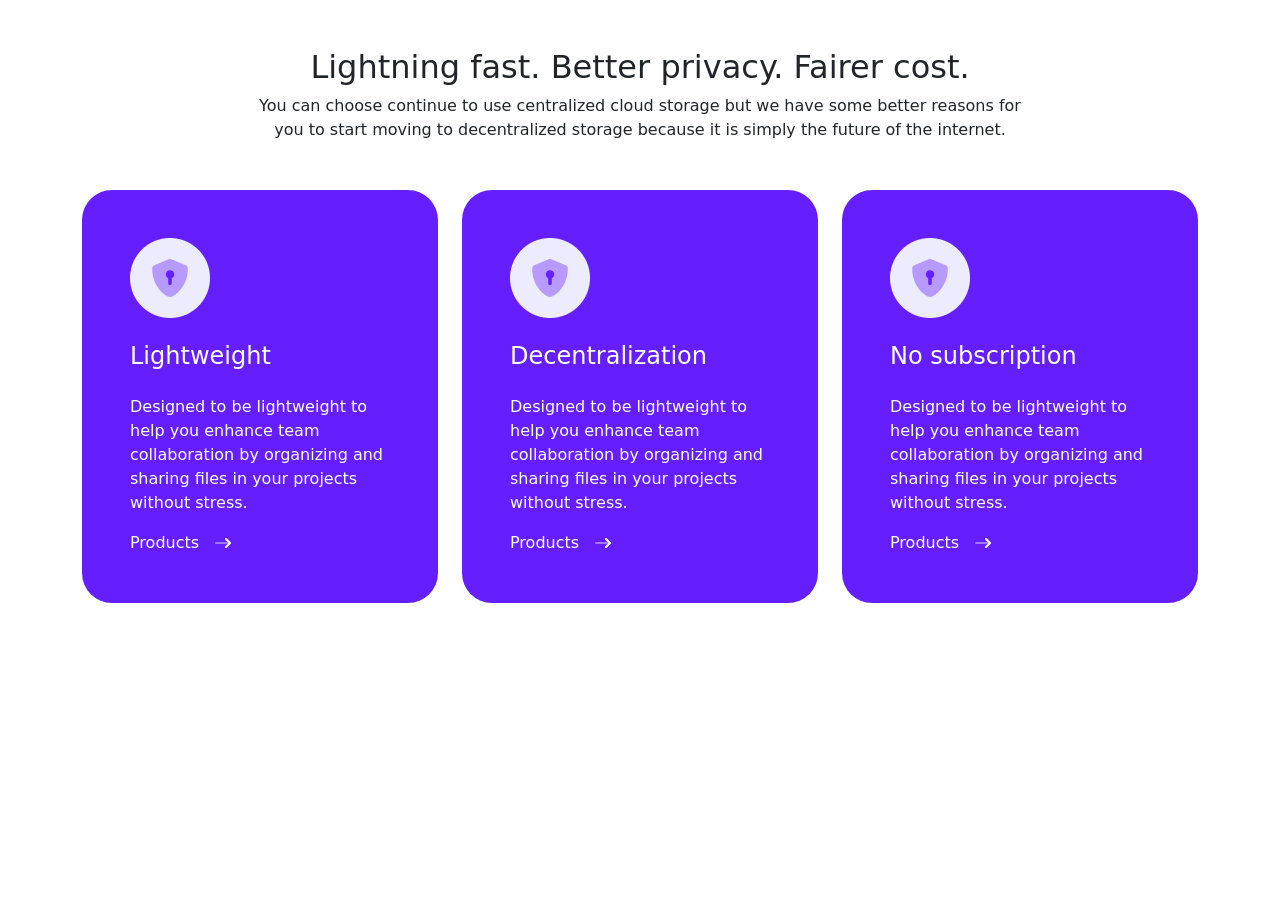
<file: bootstarp-start/index.html>
<!DOCTYPE html>
<html lang="en">
<head>
    <meta charset="UTF-8">
    <meta name="viewport" content="width=device-width, initial-scale=1.0">
    <title>Bootstrap</title>
    <link href="https://cdn.jsdelivr.net/npm/bootstrap@5.3.3/dist/css/bootstrap.min.css" rel="stylesheet" integrity="sha384-QWTKZyjpPEjISv5WaRU9OFeRpok6YctnYmDr5pNlyT2bRjXh0JMhjY6hW+ALEwIH" crossorigin="anonymous">
    <link rel="stylesheet" href="./style.css">
</head>
<body>
    
    <section class="lightning py-5">
        <div class="container">
            <div class="text-center mb-5">
                <h2>Lightning fast. Better privacy. Fairer cost.</h2>
                <p> <span class="d-md-block">You can choose continue to use centralized cloud storage but we have some better reasons for </span>
                    <span class="d-md-block">you to start moving to decentralized storage because it is simply the future of the internet.</span>    
                </p>
            </div>

            <div class="lightning-wrapper">
                <div class="row">
                    <div class="col-md-6 col-lg-4">
                        <div class="p-5 mb-4 mb-md-0">
                            <img class="mb-4" src="./icon.png" alt="">
                            <h4 class="mb-4">Lightweight</h4>
                            <p class="mb-3">Designed to be lightweight to help you enhance team collaboration by 
                            organizing and sharing files in your projects without stress.</p>
                            <div class="d-flex gap-3">
                                <span>Products</span>
                                <img src="./arrow.svg" alt="">
                            </div>
                        </div>
                    </div>
                    <div class="col-md-6 col-lg-4 mb-md-0">
                        <div class="p-5 mb-4">
                            <img class="mb-4" src="./icon.png" alt="">
                            <h4 class="mb-4">Decentralization</h4>
                            <p class="mb-3">Designed to be lightweight to help you enhance team collaboration by 
                            organizing and sharing files in your projects without stress.</p>
                            <div class="d-flex gap-3">
                                <span>Products</span>
                                <img src="./arrow.svg" alt="">
                            </div>
                        </div>
                    </div>
                    <div class="col-md-12 col-lg-4">
                        <div class="p-5">
                            <img class="mb-4" src="./icon.png" alt="">
                            <h4 class="mb-4">No subscription</h4>
                            <p class="mb-3">Designed to be lightweight to help you enhance team collaboration by 
                            organizing and sharing files in your projects without stress.</p>
                            <div class="d-flex gap-3">
                                <span>Products</span>
                                <img src="./arrow.svg" alt="">
                            </div>
                        </div>
                    </div>
                </div>
            </div>
        </div>
    </section>

</body>
</html>
</file>
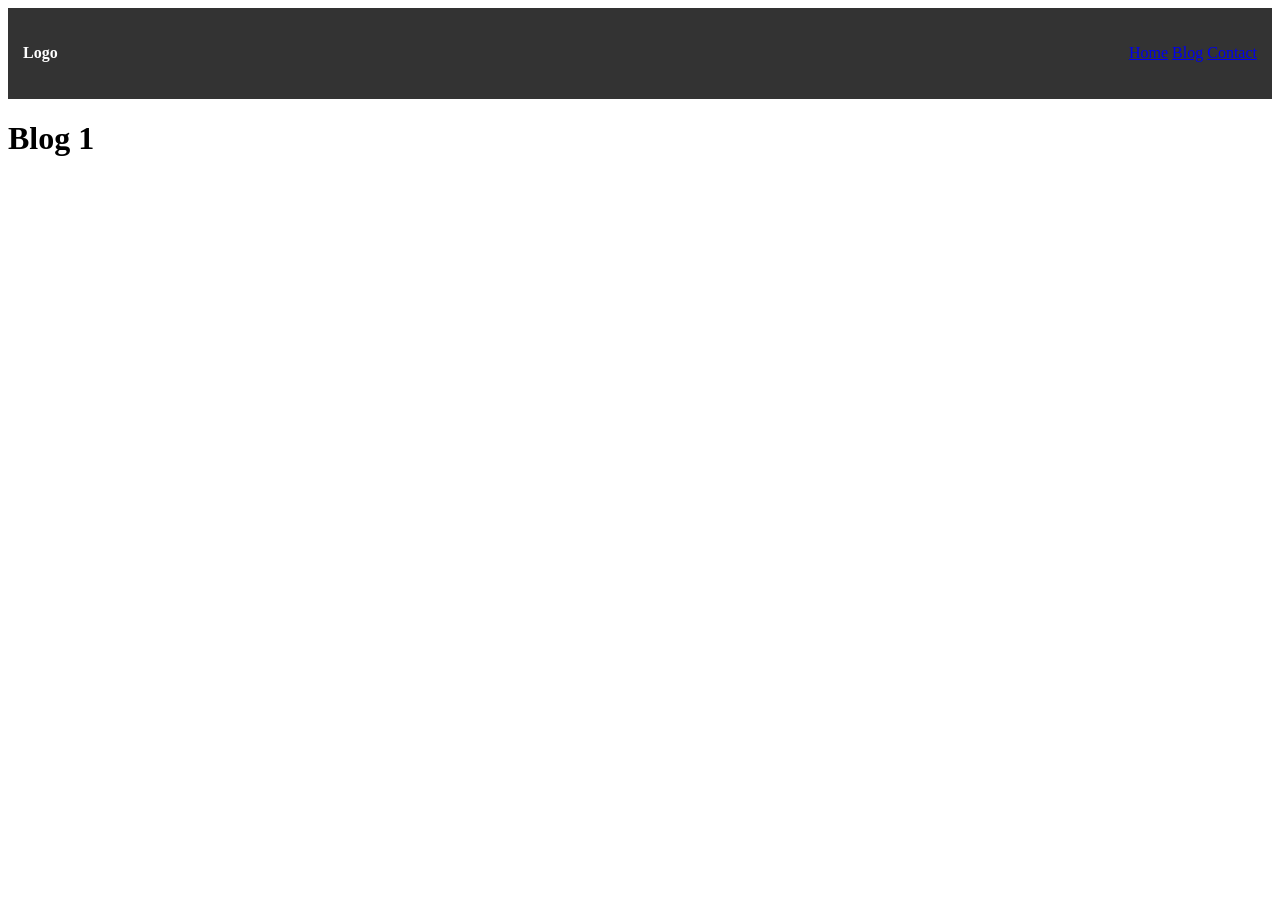
<file: 2-html-project/blog-1.html>
<!DOCTYPE html>
<html lang="en">
<head>
    <meta charset="UTF-8">
    <meta name="viewport" content="width=device-width, initial-scale=1.0">
    <title>Document</title>
</head>
<body>
      
    <header>
        <div style="display: flex; justify-content: space-between; align-items: center; color: white; background-color: #333333; padding: 15px;">
            <h4>Logo</h4>
            <nav>
                <a href="index.html">Home</a>
                <a href="blog.html">Blog</a>
                <a href="contact.html">Contact</a>
            </nav>
        </div>
    </header>
    <h1>Blog 1</h1>
</body>
</html>
</file>
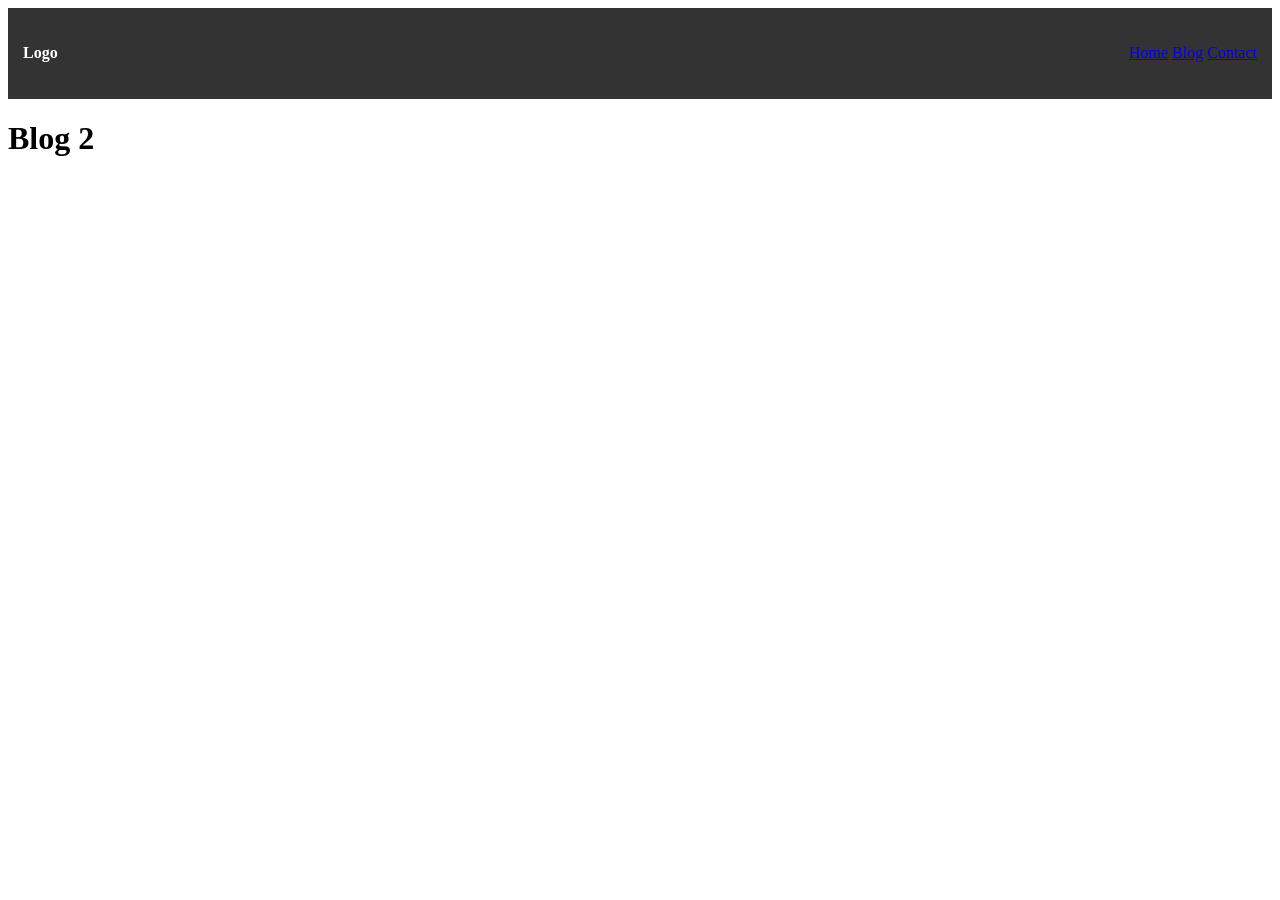
<file: 2-html-project/blog-2.html>
<!DOCTYPE html>
<html lang="en">
<head>
    <meta charset="UTF-8">
    <meta name="viewport" content="width=device-width, initial-scale=1.0">
    <title>Document</title>
</head>
<body>
      
    <header>
        <div style="display: flex; justify-content: space-between; align-items: center; color: white; background-color: #333333; padding: 15px;">
            <h4>Logo</h4>
            <nav>
                <a href="index.html">Home</a>
                <a href="blog.html">Blog</a>
                <a href="contact.html">Contact</a>
            </nav>
        </div>
    </header>
    <h1>Blog 2</h1>
</body>
</html>
</file>
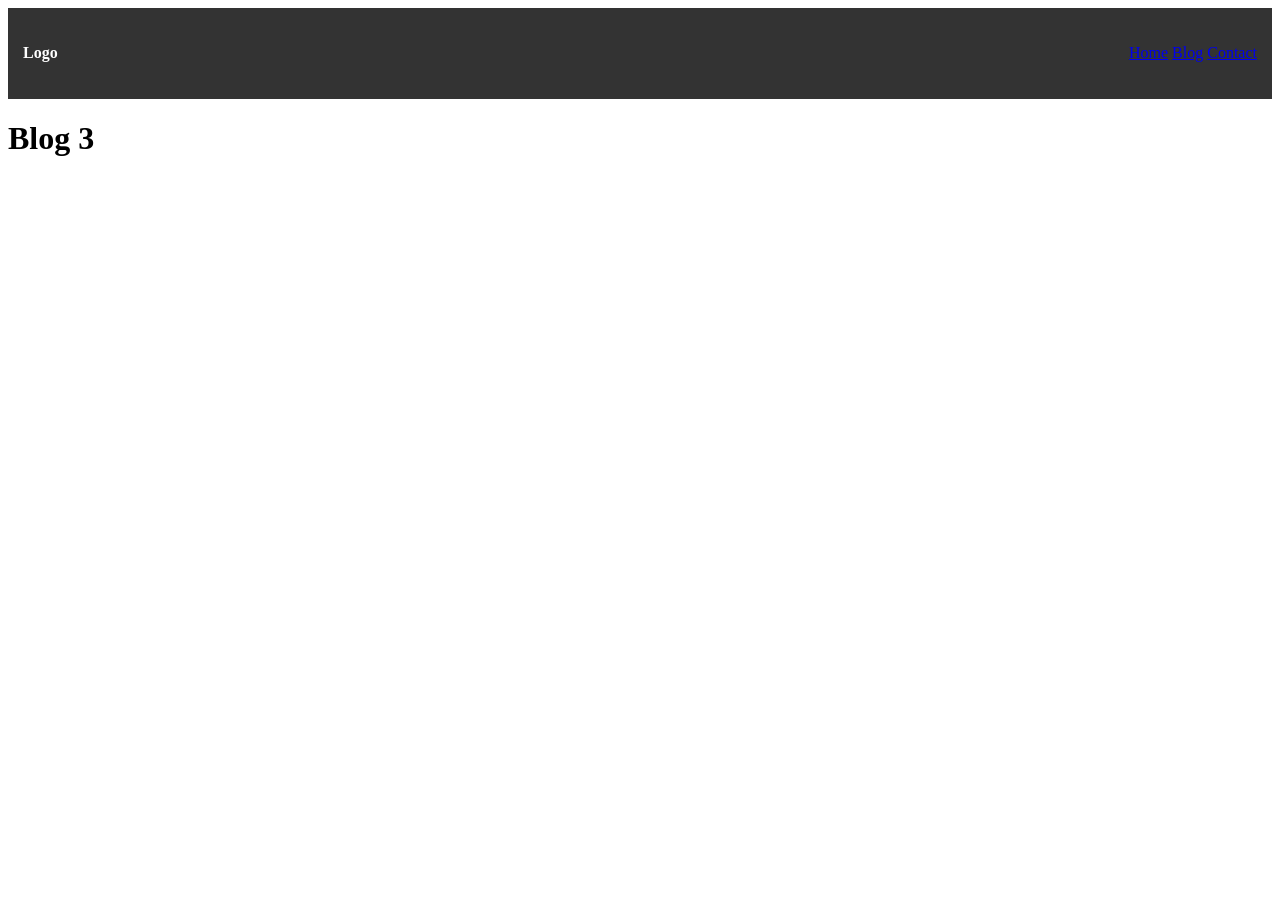
<file: 2-html-project/blog-3.html>
<!DOCTYPE html>
<html lang="en">
<head>
    <meta charset="UTF-8">
    <meta name="viewport" content="width=device-width, initial-scale=1.0">
    <title>Document</title>
</head>
<body>
      
    <header>
        <div style="display: flex; justify-content: space-between; align-items: center; color: white; background-color: #333333; padding: 15px;">
            <h4>Logo</h4>
            <nav>
                <a href="index.html">Home</a>
                <a href="blog.html">Blog</a>
                <a href="contact.html">Contact</a>
            </nav>
        </div>
    </header>
    <h1>Blog 3</h1>
</body>
</html>
</file>
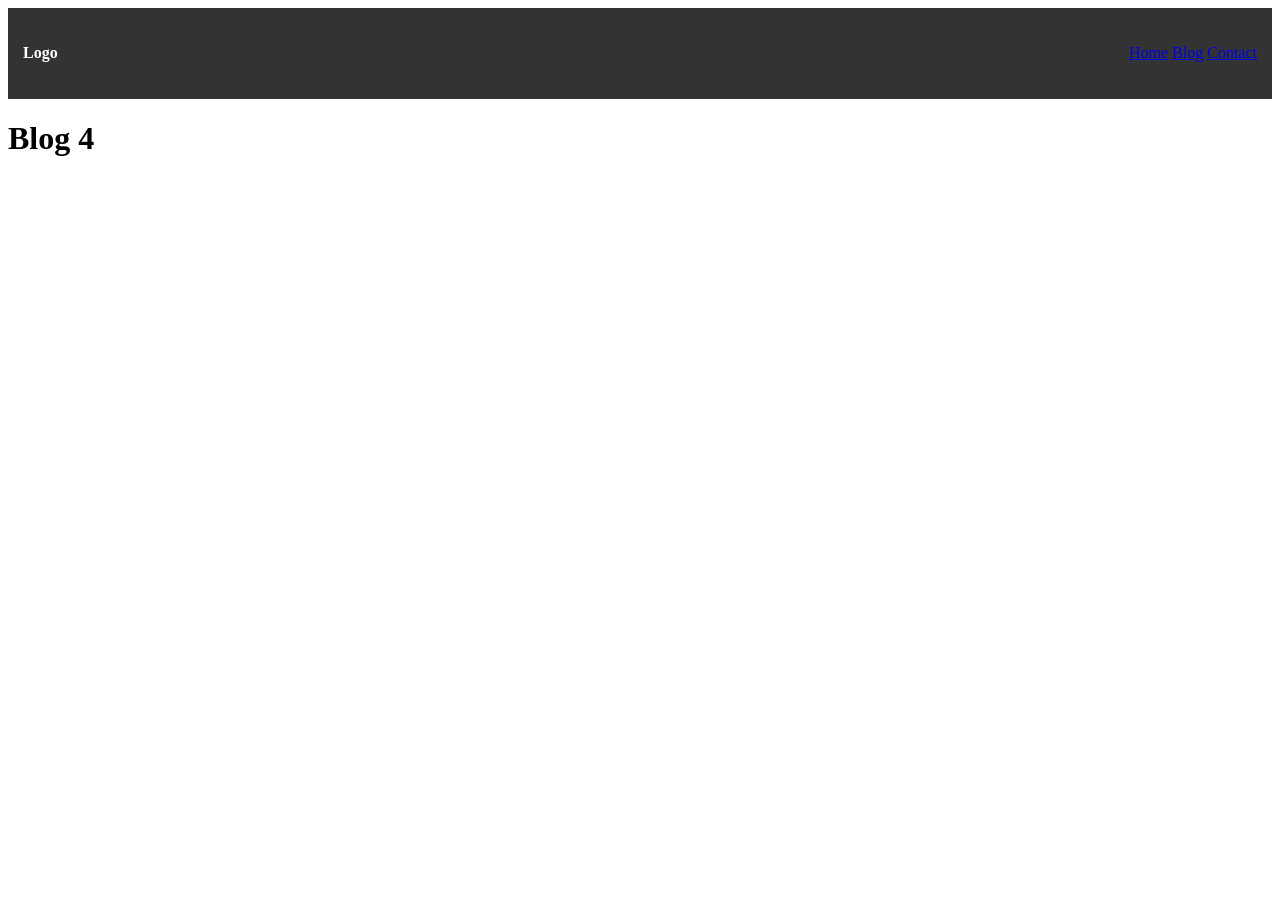
<file: 2-html-project/blog-4.html>
<!DOCTYPE html>
<html lang="en">
<head>
    <meta charset="UTF-8">
    <meta name="viewport" content="width=device-width, initial-scale=1.0">
    <title>Document</title>
</head>
<body>
      
    <header>
        <div style="display: flex; justify-content: space-between; align-items: center; color: white; background-color: #333333; padding: 15px;">
            <h4>Logo</h4>
            <nav>
                <a href="index.html">Home</a>
                <a href="blog.html">Blog</a>
                <a href="contact.html">Contact</a>
            </nav>
        </div>
    </header>
    <h1>Blog 4</h1>
</body>
</html>
</file>
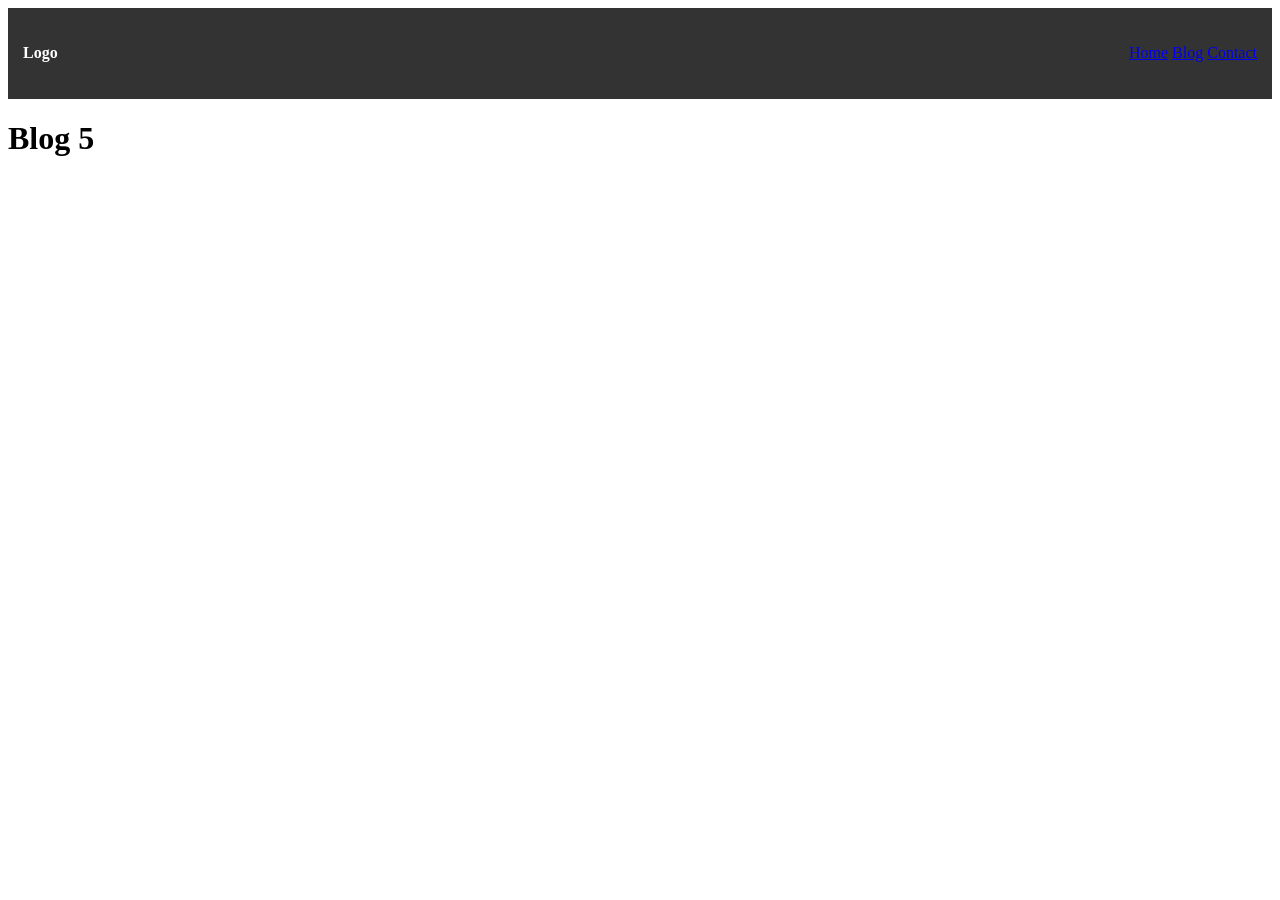
<file: 2-html-project/blog-5.html>
<!DOCTYPE html>
<html lang="en">
<head>
    <meta charset="UTF-8">
    <meta name="viewport" content="width=device-width, initial-scale=1.0">
    <title>Document</title>
</head>
<body>
      
    <header>
        <div style="display: flex; justify-content: space-between; align-items: center; color: white; background-color: #333333; padding: 15px;">
            <h4>Logo</h4>
            <nav>
                <a href="index.html">Home</a>
                <a href="blog.html">Blog</a>
                <a href="contact.html">Contact</a>
            </nav>
        </div>
    </header>
    <h1>Blog 5</h1>
</body>
</html>
</file>
<file: 3-css/style.css>
/* h1{
    color: blue;
} */


#heading-1{
    color: rgba(255, 0, 0, 0.5);
}

.heading{
    color: blue;
}


h1{
    color: red;
}

.box{
   
    border: 5px solid green;
    /* Outer Space */
    margin: 50px;
    /* Inner space */   
    padding: 50px;

    /* Two Parameters */
    /* padding: 50px 100px; */

    /* Four parameters */
    /* padding: 50px 100px 150px 200px; */

    /* padding-top: 50px;
    padding-right: 100px;
    padding-bottom: 150px;
    padding-left: 200px; */
}

h1{
    color: white;
}

.box-1{
    width: 200px;
    height: 200px;
    background-color: blue;
    padding: 50px;
}

.box-2{
    width: 200px;
    height: 200px;
    background-color: green;
    box-sizing: border-box;
    padding: 50px;
    border: 10px solid red;
}

.position-parent{
    width: 300px;
    height: 300px;
    background-color: blue;
    /* position: static; */
    /* position: relative; */
    top: 50px;
    left: 50px;
}

.position-child{
    width: 100px;
    height: 100px;
    background-color: orangered;
    position: fixed;
    top: 0px;
    right: 0px;
}

/* ul li{
    color: red;
} */

/* .list-1{
    color: red;
}


.list-2{
    color: blue;
}


.list-3{
    color: green;
} */

/* ul li:nth-child(1){
    color: red;
}

ul li:nth-child(2){
    color: blue;
}

ul li:nth-child(3){
    color: green;
} */

button{
    border: none;
    padding: 10px 20px;
    background-color: blue;
    color: #ffffff;
    border-radius: 15px;
    transition: all 1s;
}

button:hover{
    background-color: orangered;
    color: #ffffff;
    border-radius: 0px;
}
</file>
<file: 4-flex/style.css>
.parent{
    display: flex;
    height: 800px;
    /* justify-content: flex-start; */
    /* justify-content: center; */
    /* justify-content: flex-end; */
    /* *** */
    justify-content: space-between; 
    /* justify-content: space-evenly; */
    /* justify-content: space-around; */
    /* align-items: flex-start; */
    /* align-items: center; */
    /* align-items: flex-end; */
    /* flex-direction: row; */
    /* flex-direction: row-reverse; */
    /* flex-direction: column; */
    /* flex-direction: column-reverse; */
    /* align-items: center; */
    /* justify-content: space-between; */
    /* flex-wrap: nowrap; */
    /* flex-wrap: wrap; */
}


.parent div{
    width: 200px;
    /* flex-basis: 200px; */
    height: 200px;
    background-color: blue;
    color: #ffffff;
    font-size: 50px;
    text-align: center;
    /* flex-grow: 1; */
    /* flex-shrink: 1; */
    align-self: flex-end;
}

.parent div:nth-child(1){
   /* flex-grow: 1; */
   /* flex-shrink: 1; */
   /* order: 2; */
   /* align-self: flex-start; */
}

.parent div:nth-child(2){  
    background-color: red;
    /* flex-grow: 2; */
    /* flex-shrink: 2; */
    /* order: 3; */
    /* align-self:center; */
}

.parent div:nth-child(3){
    background-color: green;
    /* flex-grow: 3; */
    /* flex-shrink: 3; */
    /* order: 1; */
    /* align-self: flex-end; */
}
</file>
<file: 5-studentlove/style.css>
*{
   margin: 0px;
   padding: 0px;
   box-sizing: border-box;
}

a{
    text-decoration: none;
}

body{
    font-family: "Montserrat", sans-serif;
}


/* container */

.container{
    width: 80%;
    margin: 0px auto;
}

/* Header Start */

header{
    background-color: #750DB5;
    padding: 20px 0px;
    color: #ffffff;
}

.header-wrapper{
    display: flex;
    justify-content: space-between;
    align-items: center;
}

/* .header-wrapper nav a {
    margin-right: 30px;
}

.header-wrapper nav a:nth-child(3){
    margin-right: 0px;
} */

.header-wrapper h4{
    font-weight:700;
    font-size: 32px;
}

.header-wrapper nav {
    display: flex;
    gap: 30px;
}

.header-wrapper a{
    color: #ffffff;
}


/* Banner starts */
.banner-wrapper{
    display: flex;
    justify-content: space-between;
    align-items: center;
}


/* Avoid */
/* .child-1, .child-2{
    width: 50%;
} */

.banner{
    padding: 100px 0px;
}

.banner-wrapper > div{
    width: 50%;
    text-align: center;
}

.banner h1{
    font-size: 35px;
    font-weight: 600;
    line-height: 70px;
    margin-bottom: 30px;
}

.banner p{
    font-size: 18px;
    font-weight: 500;
    margin-bottom: 50px;
}

.banner-wrapper > div:nth-child(1) > div{
   display: flex;
   justify-content: center;
   gap: 35px;
   align-items: center;
}

.banner-wrapper > div:nth-child(1) > div > a{
    padding: 20px 30px;
    border-radius: 12px;
}

.banner-wrapper > div:nth-child(1) > div > a:nth-child(1){
    background-color: #FFA92C;
    color: #ffffff;
}

/* Jobs Start */

.jobs{
    padding: 80px 0px;
}

.jobs h2{
    margin-bottom: 30px;
}

.jobs-wrappers{
    display: flex;
    justify-content: space-between;
    gap: 20px;
}

.jobs-wrappers > div{
    padding: 30px;
    color: #ffffff;
    border-radius: 20px;
    min-height: 348px;
}

.jobs-wrappers > div a{
    color: #ffffff;
}

.jobs-wrappers > div:nth-child(1){
    background-color: #0C445C;
}

.jobs-wrappers > div:nth-child(2){
    background-color: #5B2C98;
}

.jobs-wrappers > div:nth-child(3){
    background-color: #7F3219;
}

.jobs-wrappers > div img{
    margin-bottom: 25px;
}

.jobs-wrappers > div h4{
    margin-bottom: 20px;
}

.jobs-wrappers > div > span{
    margin: 20px 0px;
    display: block;
}

.jobs-wrappers > div > p{
    margin: 20px 0px;
}

.jobs-wrappers > div > div{
    display: flex;
    gap: 10px;
    align-items: center;
}

.jobs-wrappers > div > div > a{
    padding: 10px;
    border: 1px solid #ffffff;
    border-radius: 8px;
}

.jobs-wrappers > div > div > a:hover{
    background-color: #FFA92C;
}

.jobs-wrappers > div > div > a, 
.jobs-wrappers > div > div > span{
    font-size: 15px;
}

footer{
    padding: 20px 0px;
    background-color: #D6D6D6;
    text-align: center;
}

footer p{
    color: #4254F4;
}



/* Responsive starts */

@media only screen and (min-width: 1100px) {
    .banner-wrapper h1{
        font-size: 48px;
    }
}

@media only screen and (min-width: 1000px) {

    .banner-wrapper h1 span{
        display: block;
    }

    .banner-wrapper > div{
        text-align: left;
    }

    .banner-wrapper > div:nth-child(1) > div{
        justify-content: flex-start;
    }

}

@media only screen and (max-width: 1000px) {
    .banner-wrapper{
        flex-direction: column;
    }

    .banner-wrapper > div {
        width: 100%;
    }
    
    .jobs-wrappers{
        flex-wrap: wrap;
    }

    .jobs-wrappers>div:nth-child(1),
    .jobs-wrappers>div:nth-child(2){
        width: 48%;
    }

    .jobs-wrappers>div:nth-child(3){
        width: 100%;
    }
}

@media only screen and (max-width: 768px){

    .jobs-wrappers>div{
        width: 100% !important;
    }
}

@media only screen and (max-width: 600px) {
    .header-wrapper{
        flex-direction: column;
        gap: 30px;
        /* display: block;
        text-align: center; */ 
    }

    .banner-wrapper > div:nth-child(1) > div{
        flex-direction: column;
        margin-bottom: 30px;
     }
/* 
    .header-wrapper nav{
        justify-content: center;
        margin-top: 30px;
    } */
}
</file>
<file: 6-responsive/style.css>
.parent{

    display: flex;
    justify-content: space-between;
}

.parent > div {
    width: 200px;
    height: 200px;
    background-color: blue;
}

.parent > div h4{
    text-align: center;
    color: #ffffff;
}


@media only screen and (min-width: 1000px) {
    .parent > div:nth-child(1){
        background-color: #008000;
    }
}

@media only screen and (min-width: 1100px) {
    .parent > div:nth-child(2){
        background-color: #8d088d;
    }
}

@media only screen and (min-width: 1200px) {
    .parent > div:nth-child(3){
        background-color: darkorange;
    }
}


@media only screen and (max-width: 700px) {
    .parent > div:nth-child(1){
        background-color: darkorange;
    }
}

@media only screen and (max-width: 600px) {
    .parent > div:nth-child(2){
        background-color: #8d088d;
    }
}

@media only screen and (max-width: 500px) {
    .parent > div:nth-child(3){
        background-color: #008000;
    }
}
</file>
<file: 7-besnik/style.css>
@import url('https://fonts.googleapis.com/css2?family=Poppins:ital,wght@0,100;0,200;0,300;0,400;0,500;0,600;0,700;0,800;0,900;1,100;1,200;1,300;1,400;1,500;1,600;1,700;1,800;1,900&display=swap');

*{
    margin: 0px;
    padding: 0px;
    box-sizing: border-box;
}

body{
    font-family: "Poppins", sans-serif;
}

.container{
    max-width: 1115px;
    margin: 0px auto;
    padding: 0px 15px;
}

a{
    text-decoration: none;
}

/* shared style */
.btn{
    padding: 15px 25px;
    border-radius: 30px;
    color: #ffffff;
    display: inline-block;
}

.btn.primary-btn{
    background-color:#231A36;
}

.btn.secondary-btn{
    display: none;
    background-color: rgba(255, 250, 249, 0.2);
}

.sec-heading{
    text-align: center;
    margin-bottom: 40px;
}

.sec-heading h2{
    font-size: 40px;
    font-weight: 600;
    color: #231A36;
    margin-bottom: 25px;
}

/* Header Wrapper */

header{
    padding: 20px 0px;
}

header a{
    color: #ffffff;
}

.header-wrapper{
    display: flex;
    flex-direction: column;
    justify-content: space-between;
    align-items: center;
    gap: 30px;
}

.header-wrapper nav{
    display: flex;
    gap: 30px;
}

/* Banner Start */

main{
    background: url("./img/banner/bg.png") center no-repeat;
    /* background-repeat: no-repeat;
    background-position: center; */
    background-size: cover;
}

.banner{
    padding: 100px 0px;
}

.banner-wrapper{
    text-align: center;
    color: #ffffff;
}

.banner-wrapper h1{
    font-size: 50px;
    margin-bottom: 30px;
}

.banner-wrapper p{
    margin-bottom: 50px;
}



/* .header-wrapper nav a{
    margin-right: 30px;
}

.header-wrapper nav a:last-child{
    margin-right: 0px;
} */

/* Clients Starts */
.clients{
    padding: 80px 0px;
}

.clients-wrapper{
    display: flex;
    justify-content: space-between;
    align-items: center;
    flex-wrap: wrap;
}

.clients-wrapper > div{
    width: 100%;
    text-align: center;
    margin-bottom: 30px;
}


/* Solutions starts */
.solutions{
    padding: 100px 0px;
}

.solutions .container{
    max-width: 750px;
}

.solutions-wrapper{
    margin-top: 50px;
}

/* .solutions-wrapper > div{
    display: flex;
    align-items: center;
    margin-bottom: 80px;
} */

.solutions-wrapper > div:nth-child(2){
    flex-direction: row-reverse;
}

/* .solutions-wrapper > div > div:nth-child(2){
    text-align: left;
} */


.solutions-wrapper > div > div:nth-child(1) span{
    text-transform: uppercase;
    color: #B33CDB;
    display: inline-block;
    margin-bottom: 5px;
}

.solutions-wrapper h4{
    color: #1F1F26;
    font-size: 30px;
    font-weight: 600;
}

.solutions-wrapper p{
    margin: 10px 0px;
}

.solutions-wrapper img{
    width: 80%;
}

/* search start */

.search{
    background-color: #231A36;
    color: #ffffff;
    padding: 100px 0px;
}

.search .sec-heading h2{
    color: #ffffff !important;
}

.search-wrapper{
    display: flex;
    justify-content: space-between;
    flex-wrap: wrap;
}

.search-wrapper h4{
    font-size: 40px;
}

/* Need start */
.need{
    padding: 100px 0px;
}

.need-wrapper{
    display: flex;
    justify-content: space-between;
    gap: 30px;
}

.need-wrapper > div {
    position: relative;
}

.need-wrapper > div > div{
    position: absolute;
    left: 0px;
    bottom:-85px;
    background-color: #ffffff;
    width: 80%;
    padding: 10px;
}

.need-wrapper > div > div > div{
    display: flex;
    margin: 20px 0px;
    gap: 25px;
}

.need-wrapper h4{
    font-size: 24px;
}

.need-wrapper > div > div > div span{
    font-size: 10px;
}

.happy{
    padding: 100px 0px;
}

.happy h2{
   display: inline-block;
   position: relative;
}


.happy h2 img{
    position: absolute;
    top: -45px;
    left: -40px;
}
/* 
.happy img{
    position: absolute;
    top: 0px;
    left: 0px;
} */

@media only screen and (min-width: 1000px) {
    .line-break{
        display: block;
    }

    .banner-wrapper h1{
        font-size: 94px;
    }

    .clients-wrapper > div{
        width: 15% !important;
    }

    
}

@media only screen and (min-width: 768px) {
   .btn.secondary-btn{
     display: block;
   }

   .solutions-wrapper > div{
        display: flex;
        align-items: center;
        margin-bottom: 80px;
    }

    .solutions-wrapper > div > div:nth-child(2){
        text-align: right;
    }

   .solutions-wrapper > div:nth-child(2) > div:nth-child(2) {
    text-align: left;
}
  

    .solutions-wrapper > div > div{
        width: 50%;
    }


}

@media only screen and (min-width: 576px) {
    .header-wrapper{
        flex-direction: row;
    }

    .clients-wrapper > div{
        width: 50%;
    }
}

@media only screen and (max-width: 992px){
   .need-wrapper{
    flex-wrap: wrap;
   }

   .need-wrapper > div:nth-child(1),
   .need-wrapper > div:nth-child(2){
    width: 48%;
    margin-bottom: 100px;
   }

   .need-wrapper > div:nth-child(3){
    width: 100%;
   }
}

@media only screen and (max-width: 800px){
    .need-wrapper{
     flex-wrap: wrap;
     justify-content: center;
    }
 
    .need-wrapper > div:nth-child(1),
    .need-wrapper > div:nth-child(2),
    .need-wrapper > div:nth-child(3){
     width: 60%;
    }

 }

@media only screen and (max-width: 768px){
    .solutions-wrapper>div{
        text-align: center;
    }

    .search-wrapper > div{
        width: 50%;
        text-align: center;
        margin-top: 20px;
    }
}


.parent{
    max-width: 300px;
    height: 300px;
    background-color: orange;
    position: relative;
}

.child{
    width: 80%;
    height: 100px;
    background-color: green;
    position: absolute;
    left: 0px;
    bottom: 0px;
}
</file>
<file: 8-studio/style.css>
@import url('https://fonts.googleapis.com/css2?family=Poppins:ital,wght@0,100;0,200;0,300;0,400;0,500;0,600;0,700;0,800;0,900;1,100;1,200;1,300;1,400;1,500;1,600;1,700;1,800;1,900&display=swap');

*{
    margin: 0px;
    padding: 0px;
    box-sizing: border-box;
}

a,span {
    display: inline-block;
    text-decoration: none;
}

body{
    font-family: "Poppins", serif;
}

/* Default style */

.btn{
    padding: 15px 30px;
    background-color: blue;
    color: #ffffff;
    margin-top: 30px;
    display: inline-block;
    border-radius: 30px;
    border: none;
}

.mb-2{
    margin-bottom: 10px;
}

.mb-2{
    margin-bottom: 20px;
}

.mb-3{
    margin-bottom: 30px;
}

h2{
    font-size: 40px;
}

.container{
    max-width: 1200px;
    margin: 0px auto;
    padding: 0px 15px;
}

.sec-heading{
    text-align: center;
}

input:focus{
    outline: none;
    border: none;
}

/* header */

header{
    padding: 20px 0px;
}

.header-wrapper{
    display: flex;
    justify-content: space-between;
}

.header-wrapper nav{
    display: flex;
    gap: 60px;
}

.header-wrapper nav a{
    color: #333333;
}

/* digital */

.digital{
    padding: 100px 0px;
    position: relative;
}

.digital-wrapper{
    display: flex;
}

.digital-wrapper h1{
    font-size: 40px;
    margin-bottom: 20px;
}

.test{
    position: relative;
}

.test img{
    position: absolute;
    left: -110px;
    bottom: -125px;
    z-index: -1;
}

/* client */

.client{
    padding: 100px 0px;
}

.client-wrapper{
    display: flex;
    justify-content: space-between;
}

.client-wrapper>div:nth-child(2){
    display: flex;
    justify-content: space-between;
    align-items: center;
}

.client-wrapper>div:nth-child(1),
.client-wrapper>div:nth-child(2){
    width: 50%;
}

/* business */

.business{
    padding: 300px 0px;
    position: relative;
    background: url("./img/business/bg-2.png") no-repeat center;
    background-size: cover;
}

.business h2{
    position: relative;
    z-index: 1;
}

.business h2 img{
    position: absolute;
    top: -45px;
    left: -40px;
    z-index: -1;
}

.business-wrapper{
    display: flex;
    align-items: center;
    gap: 50px;
}

.business-wrapper h5{
    font-size: 20px;
}

.business-wrapper>div:last-child>div{
    display: flex;
    gap: 30px;
    text-align: center;
    padding: 10px 0px;
}

.business-wrapper>div:last-child>div>div{
    box-shadow: 0px 10px 50px 0px rgba(0, 0, 0, 0.2);
    padding:30px;
    background-color: #ffffff;
    border-radius: 30px;
    min-height: 379px;
}


/* agency */

.agency{
    padding: 100px 0px;
}
.agency-wrapper{
    display: flex;
    justify-content: space-between;
    align-items: center;
    gap:50px;
}

.agency-wrapper h2{
    margin-bottom: 30px;
    position: relative;
}

.agency-wrapper h2 img{
    position: absolute;
    top: 0px;
    left: -50px;
    z-index: -1;
}

.agency-wrapper>div:nth-child(1)img{
    width: 100%;
}

.happy {
    padding: 100px 0px;
}


@media only screen and (min-width: 1200px) {

    .line-break{
        display: block;
    }
    
    .digital{
        margin-top: 50px;
        padding-bottom: 150px;
    }
    
    .digital-wrapper > div:nth-child(1){
        width: 40%;
        min-height: 300px;
        display: flex;
        flex-direction: column;
        justify-content: center;
    }
    
    .digital-wrapper > div:nth-child(2){
        position: absolute;
        top: 0px;
        right: 0px;
        width: 60%;
    }

    .btn{
        width: 215px;
        height: 65px;
        line-height: 33px;
        margin-top: 20px;
        text-align: center;
    }
    
    .client-wrapper>div:nth-child(1){
        width: 30%;
    }
    
    .client-wrapper>div:nth-child(2){
        width: 70%;
    }

    .client-wrapper>div:nth-child(2) img{
       height: 35px;
       line-height: 15px;
    }

    .client-wrapper>div:nth-child(2) > div:last-child img{
      
        margin-top: 10px;
    }
    
}

/* subscribe */

.subscribe{
    padding: 100px 0px;
}

.subscribe .container{
    position: relative;
}

.subscribe .container>img:nth-of-type(1),
.subscribe .container>img:nth-of-type(2){
    position: absolute;
    z-index: -1;
}

.subscribe .container>img:nth-of-type(1){
    top: -55px;
    right: -30px;
}

.subscribe .container>img:nth-of-type(2){
    bottom: -35px;
    left: -15px;
}

.subscribe-wrapper{
    display: flex;
    align-items: center;
    padding: 150px 65px;
    background:url("./img/subscribe/bg.svg") no-repeat center;
    background-size: cover;
    border-radius: 60px;
}

.subscribe-wrapper h2{
    font-size: 30px;
}

.subscribe-wrapper p{
    font-size: 10px;
}


.subscribe-wrapper > div:last-child{
    width: 100%;
    position: relative;
}

.subscribe-wrapper input{
  width: 100%;
  padding: 30px 10px;
  border-radius: 60px;
  border: none;
  box-shadow: 0px 4px 4px rgba(0, 0, 0, 0.2);
}

.subscribe-btn{
    min-width: 120px;
    min-height: 59px;
    background-color: blue;
    color: #ffffff;
    border: none;
    border-radius: 50px;
}

.subscribe-wrapper button{
    position: absolute;
    top: 8px;
    right: 10px;
}



@media only screen and (min-width: 996px) {

    .business-1{
        position: relative;
        top: -80px;
    }
    
    .business-2{
        position: relative;
        top: -50px;
    }

    .business-wrapper>div:first-child{
        width: 40%;
    }
    
    .business-wrapper>div:last-child{
        width: 60%;
    }

    .agency-wrapper>div{
        width: 50%;
    }

    .subscribe-wrapper > div:first-child{
        width: 50%;
    }
    
    .subscribe-wrapper > div:last-child{
        width: 50%;
        position: relative;
    }
    

}

@media only screen and (min-width: 1200px) {

    .subscribe-wrapper h2{
        font-size: 40px;
    }

    .subscribe-wrapper p{
        font-size: 16px;
    }

    .subscribe-btn{
        min-width: 187px;
    }

}


@media only screen and (min-width: 1400px) {

    .container{
        max-width: 1320px;
    }
   
    

}






@media only screen and (max-width: 1200px) {

    .digital-wrapper{
        align-items: center;
    }

    .digital-wrapper > div:nth-child(1),
    .digital-wrapper > div:nth-child(2){
      width: 50%;
    }
    .digital-wrapper > div:nth-child(2){
        position: relative;
        right: -15px;
    }

}


@media only screen and (max-width: 996px) {

    .header-wrapper nav{
        display: none;
    }

    .digital{
        padding: 60px 0px;
    }

    .digital-wrapper{
        align-items: center;
        flex-direction: column;
    }

    .digital-wrapper > div:nth-child(1),
    .digital-wrapper > div:nth-child(2){
      width: 100%;
      text-align: center;
      margin-top: 35px;
    }

    .digital-wrapper > div:nth-child(2) img{
        width: 60%;
    }

    
    .business{
        padding: 100px 0px;
    }

    .business-wrapper{
        flex-direction: column;
        gap: 50px;
    }

    .agency-wrapper{
        flex-direction: column-reverse;
        text-align: center;
    }

    .subscribe-wrapper{
        flex-direction: column;
        gap: 50px;
        text-align: center;
    }

    

}


@media only screen and (max-width: 576px) {
    .business-wrapper>div:last-child>div{
        flex-direction: column;
    }

    .subscribe-wrapper{
        /* background-position: 65% 50%; */
    }
    

}
</file>
<file: bootstarp-start/style.css>
.lightning-wrapper > div > div > div{
    background-color: #651FFF;
    color: #ffffff;
    border-radius: 30px;
}
</file>
